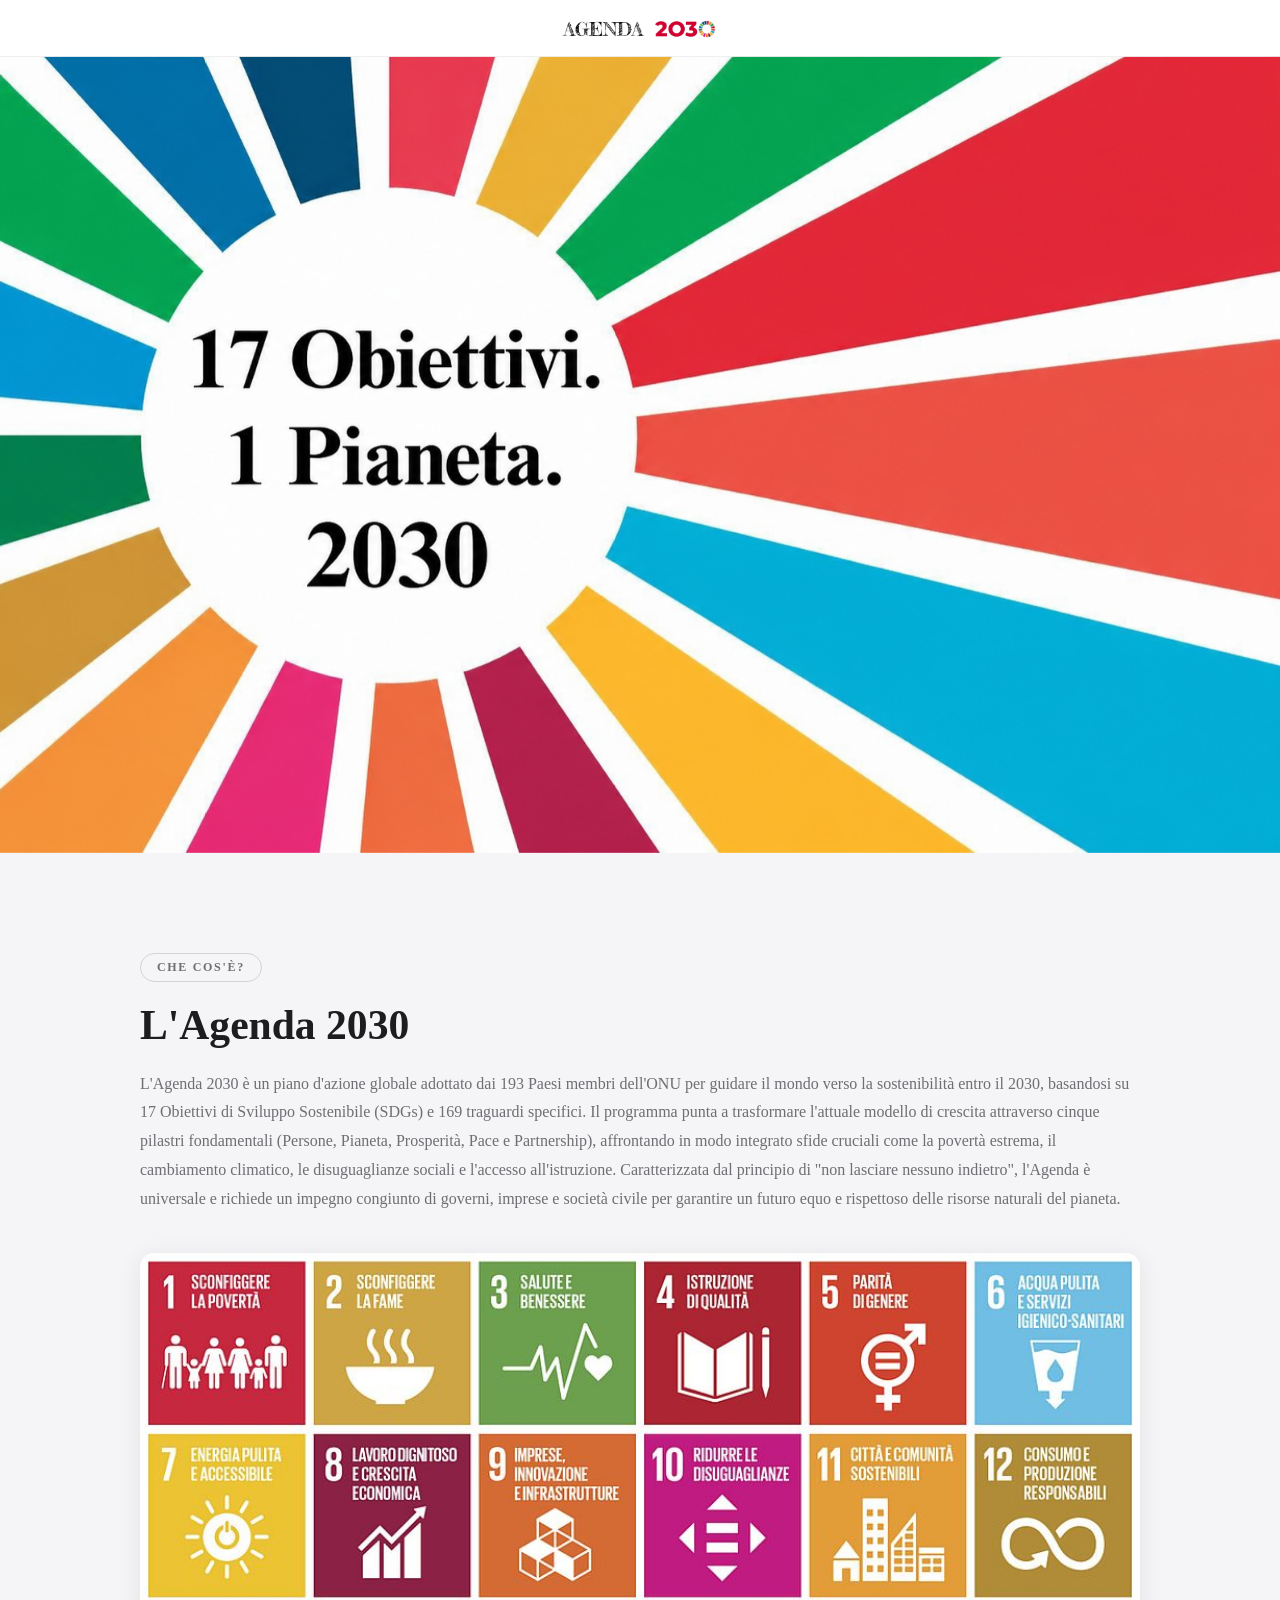
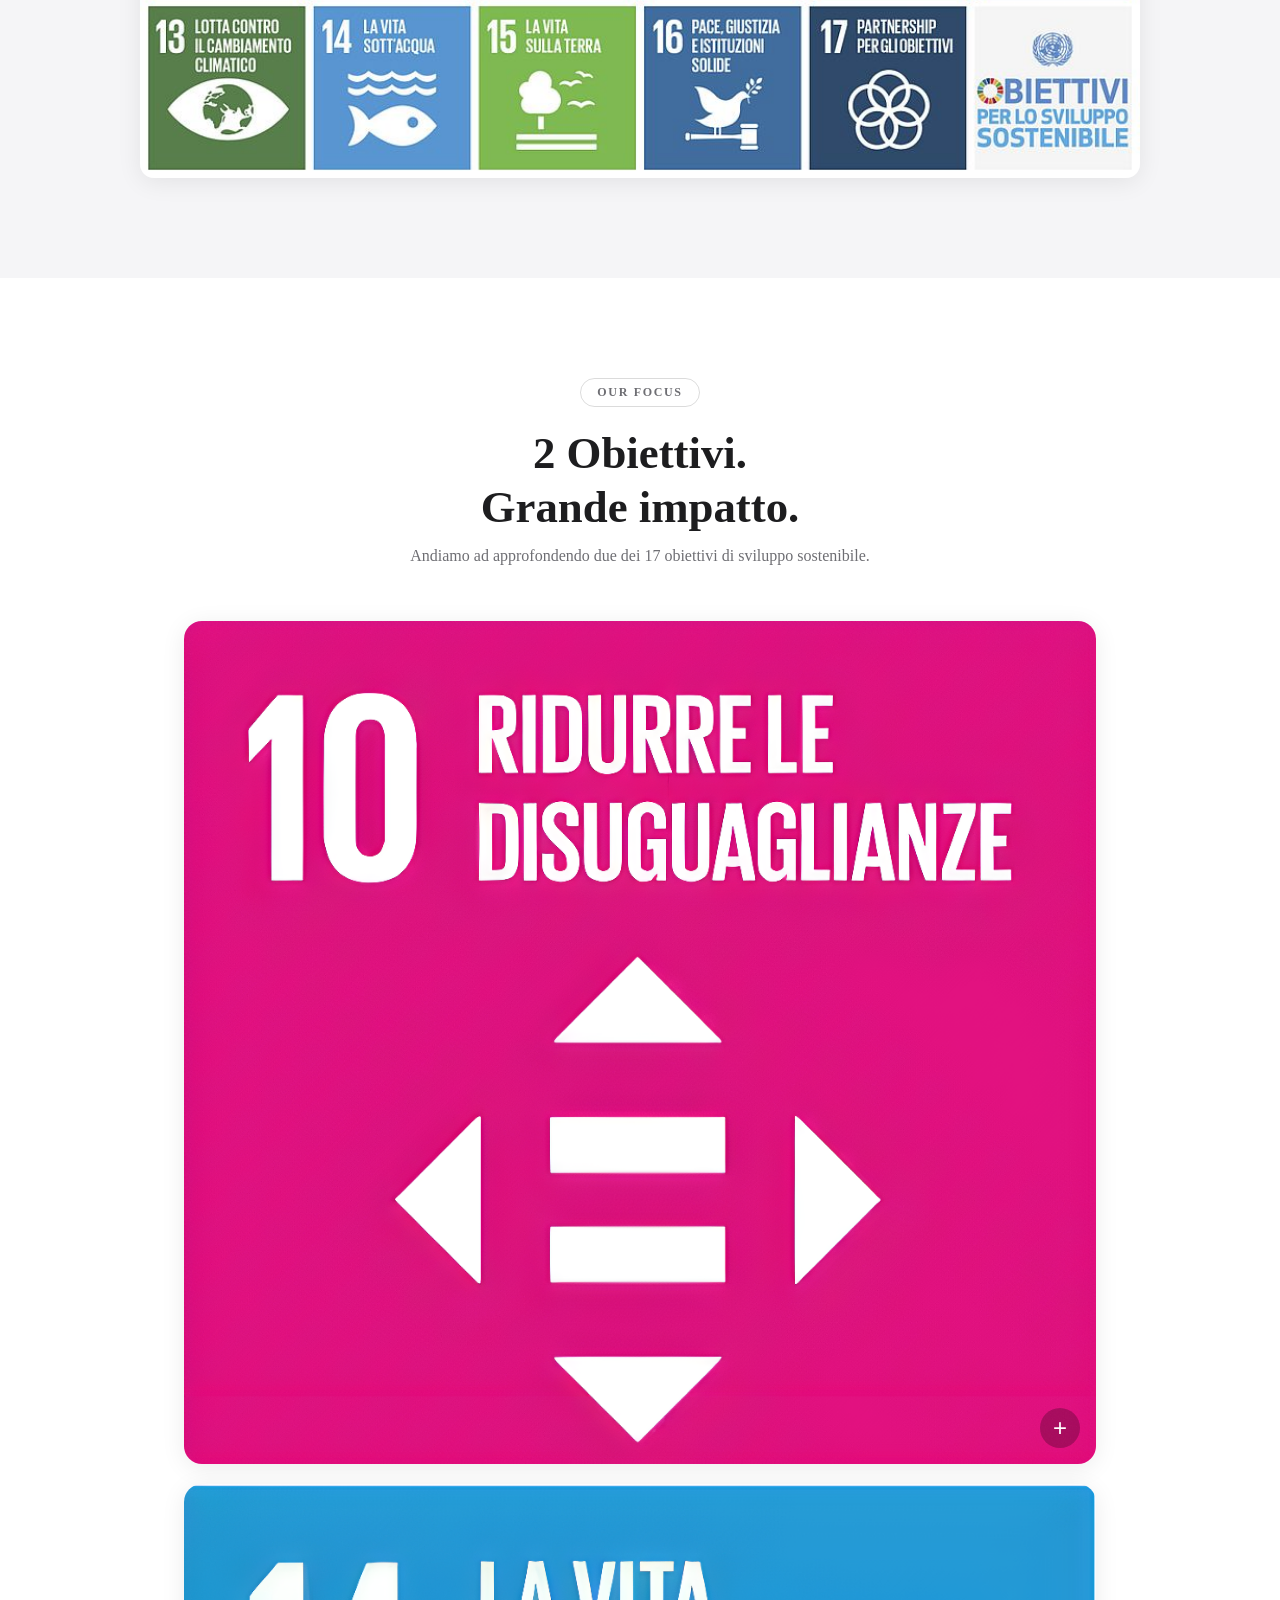
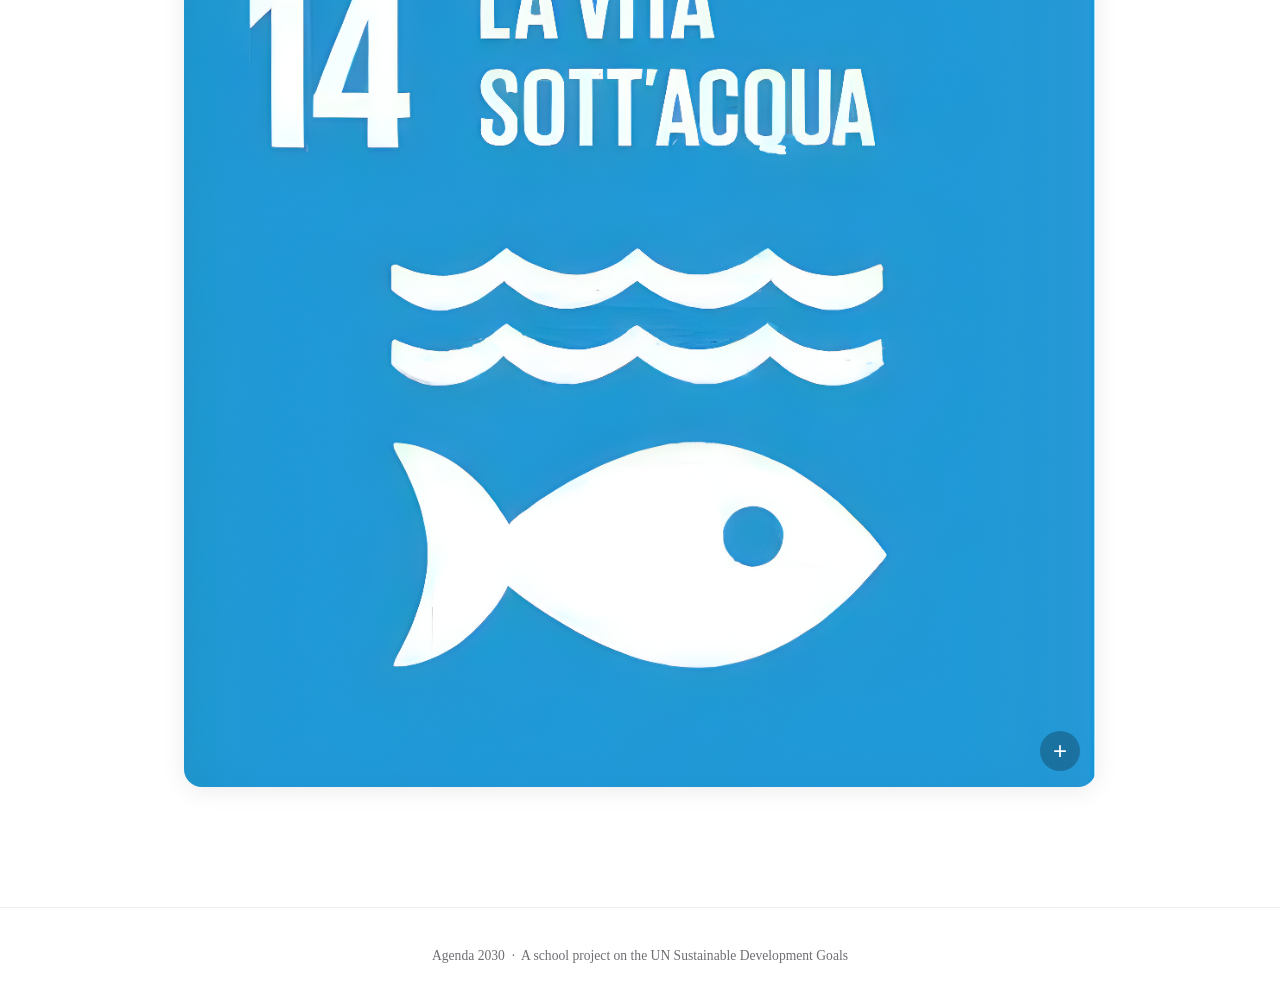
<file: index.html>
<!DOCTYPE html>
<html lang="en">
<head>
  <meta charset="UTF-8" />
  <meta name="viewport" content="width=device-width, initial-scale=1.0"/>
  <title>Agenda 2030</title>
  <link href="https://fonts.googleapis.com/css2?family=DM+Serif+Display&family=DM+Sans:wght@300;400;500;600&display=swap" rel="stylesheet"/>
  <link rel="stylesheet" href="style.css"/>
  <link rel="stylesheet" href="styleMobile.css" />
  <link rel="stylesheet" href="goalMobile.css" />
</head>
<body>

  <!-- ═══════════════════════════════════════
       NAV
  ════════════════════════════════════════ -->
  <nav>
    <a href="Index.html" class="nav-logo">
      <img src="logoAgenda2030-removebg-preview.png" alt="logo" class="nav-icon">
    </a>
  </nav>


  <!-- ═══════════════════════════════════════
       HERO
  ════════════════════════════════════════ -->
  <section class="hero">

    <img src="herophoto.png" alt="Agenda 2030" class="hero-img">


  </section>


  <!-- ═══════════════════════════════════════
       WHAT IS AGENDA 2030
  ════════════════════════════════════════ -->
  <section class="what-section">
    <div class="what-inner">

      <div class="what-text">
        <span class="section-label">Che cos'è?</span>
        <h2>L'Agenda 2030</h2>
        <p>
          L'Agenda 2030 è un piano d'azione globale adottato dai 193 Paesi membri
          dell'ONU per guidare il mondo verso la sostenibilità entro il 2030, basandosi
          su 17 Obiettivi di Sviluppo Sostenibile (SDGs) e 169 traguardi specifici.
          Il programma punta a trasformare l'attuale modello di crescita attraverso
          cinque pilastri fondamentali (Persone, Pianeta, Prosperità, Pace e Partnership),
          affrontando in modo integrato sfide cruciali come la povertà estrema, il cambiamento
          climatico, le disuguaglianze sociali e l'accesso all'istruzione.
          Caratterizzata dal principio di "non lasciare nessuno indietro",
          l'Agenda è universale e richiede un impegno congiunto di governi,
          imprese e società civile per garantire un futuro equo e rispettoso delle
          risorse naturali del pianeta.
        </p>
      </div>

      <img src="17goals.jpg" alt="The 17 Sustainable Development Goals" class="goals-img">

    </div>
  </section>


  <!-- ═══════════════════════════════════════
       OUR FOCUS
  ════════════════════════════════════════ -->
  <section class="focus-section">
    <span class="section-label">Our Focus</span>
    <h2>2 Obiettivi.<br>Grande impatto.</h2>
    <p class="sub">Andiamo ad approfondendo due dei 17 obiettivi di sviluppo sostenibile.</p>

    <div class="focus-grid">

      <!-- Goal 10 -->
<div class="goal-card">
  <img src="goal10photo.png" alt="Goal 10" class="card-img">
  <button class="plus-btn" onclick="openModal('goal10')" aria-label="Scopri di più sull'Obiettivo 10">+</button>
</div>

<!-- Goal 14 -->
<div class="goal-card">
  <img src="goal14photo.png" alt="Goal 14" class="card-img">
  <button class="plus-btn" onclick="openModal('goal14')" aria-label="Scopri di più sull'Obiettivo 14">+</button>
</div>

    </div>
  </section>


  <!-- ═══════════════════════════════════════
       FOOTER
  ════════════════════════════════════════ -->
  <footer>
    <p>Agenda 2030 &nbsp;·&nbsp; A school project on the UN Sustainable Development Goals</p>
  </footer>


  <!-- ═══════════════════════════════════════
       MODAL
  ════════════════════════════════════════ -->
  <div class="overlay" id="overlay" onclick="handleOverlayClick(event)">
    <div class="modal" id="modal">
      <div class="modal-header">
        <div class="modal-meta">
          <div class="modal-tag" id="modal-tag"></div>
          <div class="modal-title" id="modal-title"></div>
        </div>
        <button class="modal-close" onclick="closeModal()">✕</button>
      </div>
      <div class="modal-body" id="modal-body"></div>
      <div class="resize-hint">↙ resize</div>
    </div>
  </div>


  <!-- ═══════════════════════════════════════
       JAVASCRIPT
  ════════════════════════════════════════ -->
  <script>
    const goals = {
      goal10: {
        tag:   "Goal 10",
        title: "Ridurre le disuguaglianze",
        color: "#e5243b",
        body: `
          <p>L'Obiettivo 10 punta a ridurre le disparità economiche e sociali sia all'interno dei singoli Paesi che tra le diverse nazioni. Il traguardo principale è garantire che il reddito del 40% più povero della popolazione cresca a un ritmo superiore rispetto alla media nazionale, assicurando a tutti una vita dignitosa.</p>
          <p>Oltre all'aspetto economico, l'Agenda 2030 promuove l'inclusione sociale e politica di ogni individuo, indipendentemente da età, sesso, disabilità, etnia o religione. Per riuscirci, è fondamentale eliminare leggi discriminatorie e adottare politiche fiscali e di protezione sociale più eque.</p>
          <p>Infine, l'obiettivo si occupa di rendere la migrazione più sicura e ordinata, riducendo i costi delle rimesse e favorendo la cooperazione globale per uno sviluppo che non lasci indietro nessuno.</p>
          <a class="modal-link" href="Goal10.html" style="color:#e5243b;">Esplora nel dettaglio →</a>
        `
      },
      goal14: {
        tag:   "Goal 14",
        title: "La vita sott'acqua",
        color: "#0a97d9",
        body: `
          <p>L'Obiettivo 14 mira a <strong>conservare e utilizzare in modo sostenibile</strong> gli oceani, i mari e le risorse marine. Poiché gli oceani coprono oltre il 70% del pianeta, la loro salute è fondamentale per regolare il clima e sostenere la vita sulla Terra. L'Agenda 2030 si impegna a ridurre drasticamente l'inquinamento marino, in particolare quello causato dalle plastiche e dai nutrienti provenienti dalle attività terrestri.</p>
          <p>Un punto centrale è la lotta contro l'<strong>acidificazione degli oceani</strong> e lo sfruttamento eccessivo delle risorse ittiche. L'obiettivo promuove la pesca sostenibile per ripristinare le popolazioni di pesci e proteggere la biodiversità marina, puntando a salvaguardare almeno il 10% delle zone costiere e marine attraverso riserve protette.</p>
          <p>Infine, l'Obiettivo 14 sottolinea l'importanza della <strong>ricerca scientifica</strong> e della cooperazione internazionale per trasferire tecnologie marine ai Paesi in via di sviluppo. Solo proteggendo gli ecosistemi marini possiamo garantire risorse alimentari e stabilità climatica per le generazioni future.</p>
          <a class="modal-link" href="Goal14.html" style="color:#0a97d9;">Esplora nel dettaglio →</a>
        `
      }
    };

    function openModal(key) {
      const d = goals[key];
      document.getElementById('modal-tag').textContent   = d.tag;
      document.getElementById('modal-tag').style.color   = d.color;
      document.getElementById('modal-title').textContent = d.title;
      document.getElementById('modal-body').innerHTML    = d.body;

      const m = document.getElementById('modal');
      m.style.width  = '540px';
      m.style.height = 'auto';

      document.getElementById('overlay').classList.add('active');
    }

    function closeModal() {
      document.getElementById('overlay').classList.remove('active');
    }

    function handleOverlayClick(e) {
      if (e.target === document.getElementById('overlay')) closeModal();
    }

    document.addEventListener('keydown', e => {
      if (e.key === 'Escape') closeModal();
    });
  </script>

</body>
</html>
</file>
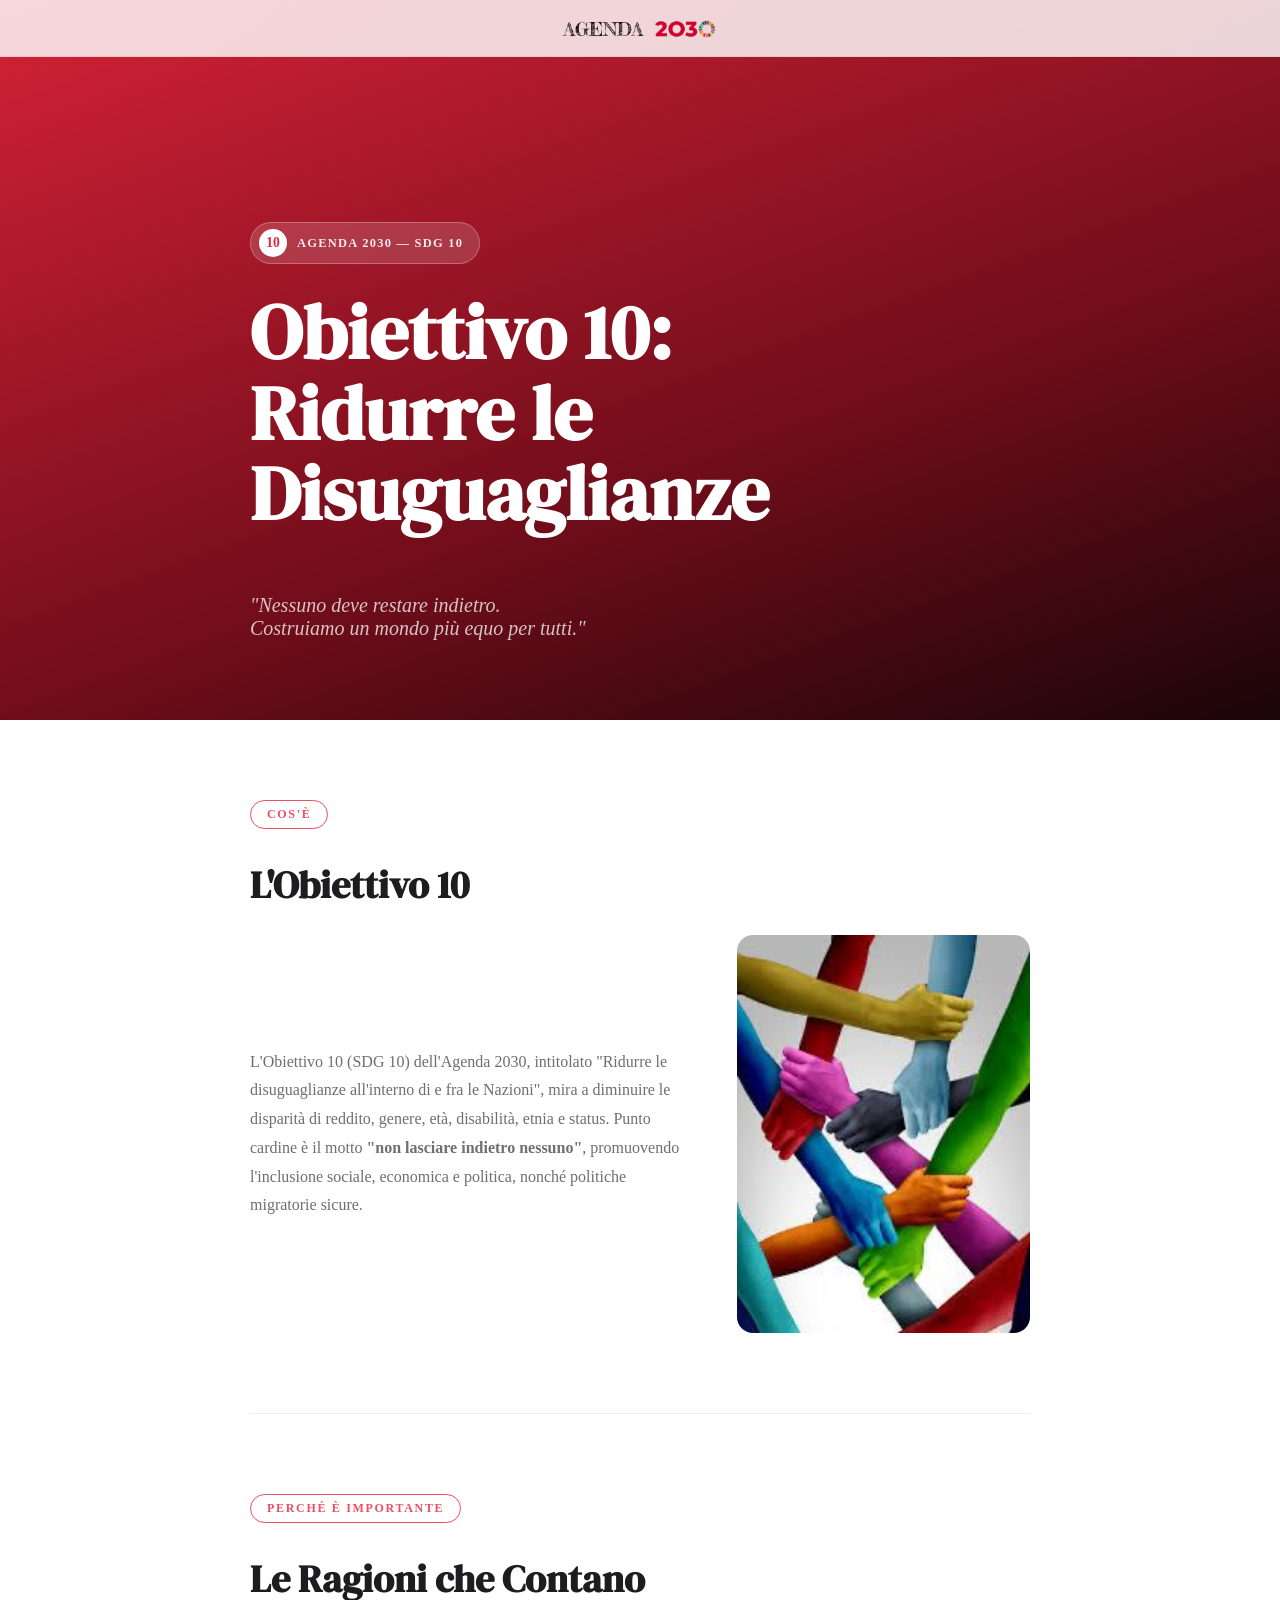
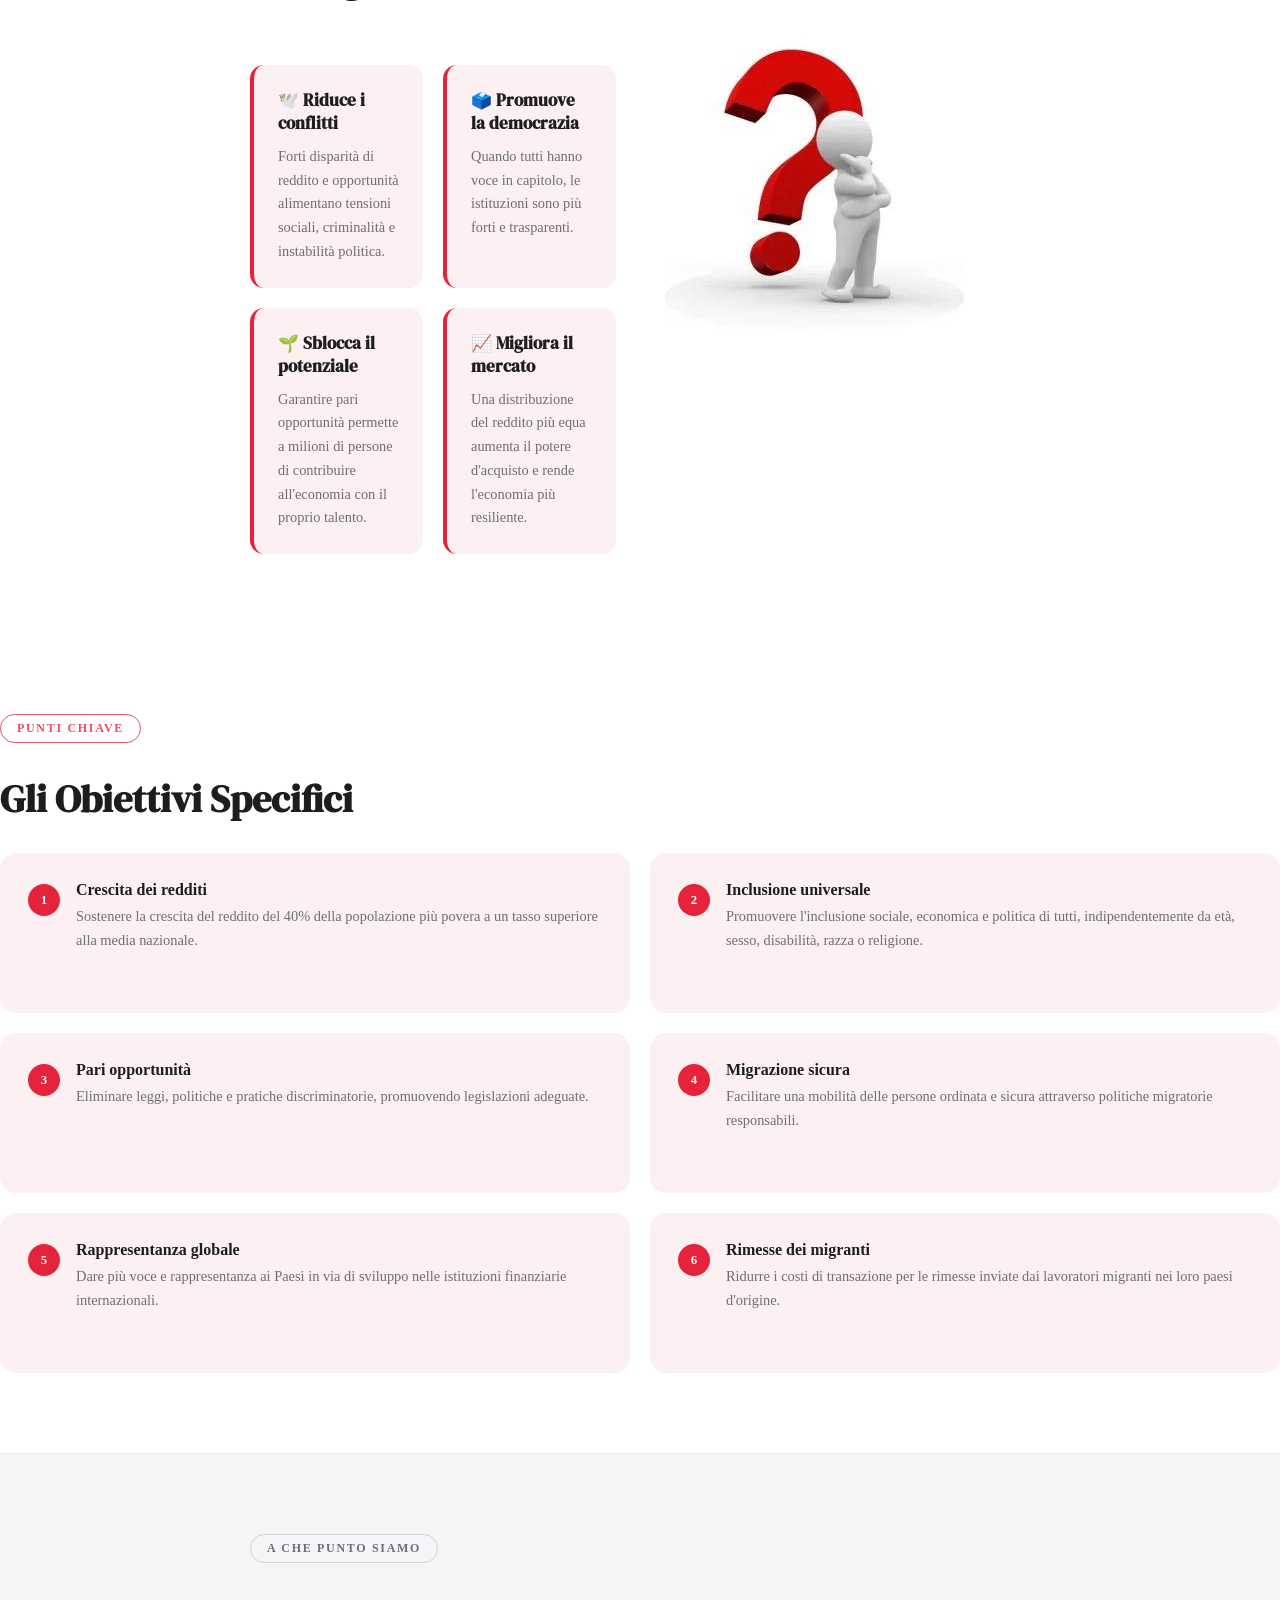
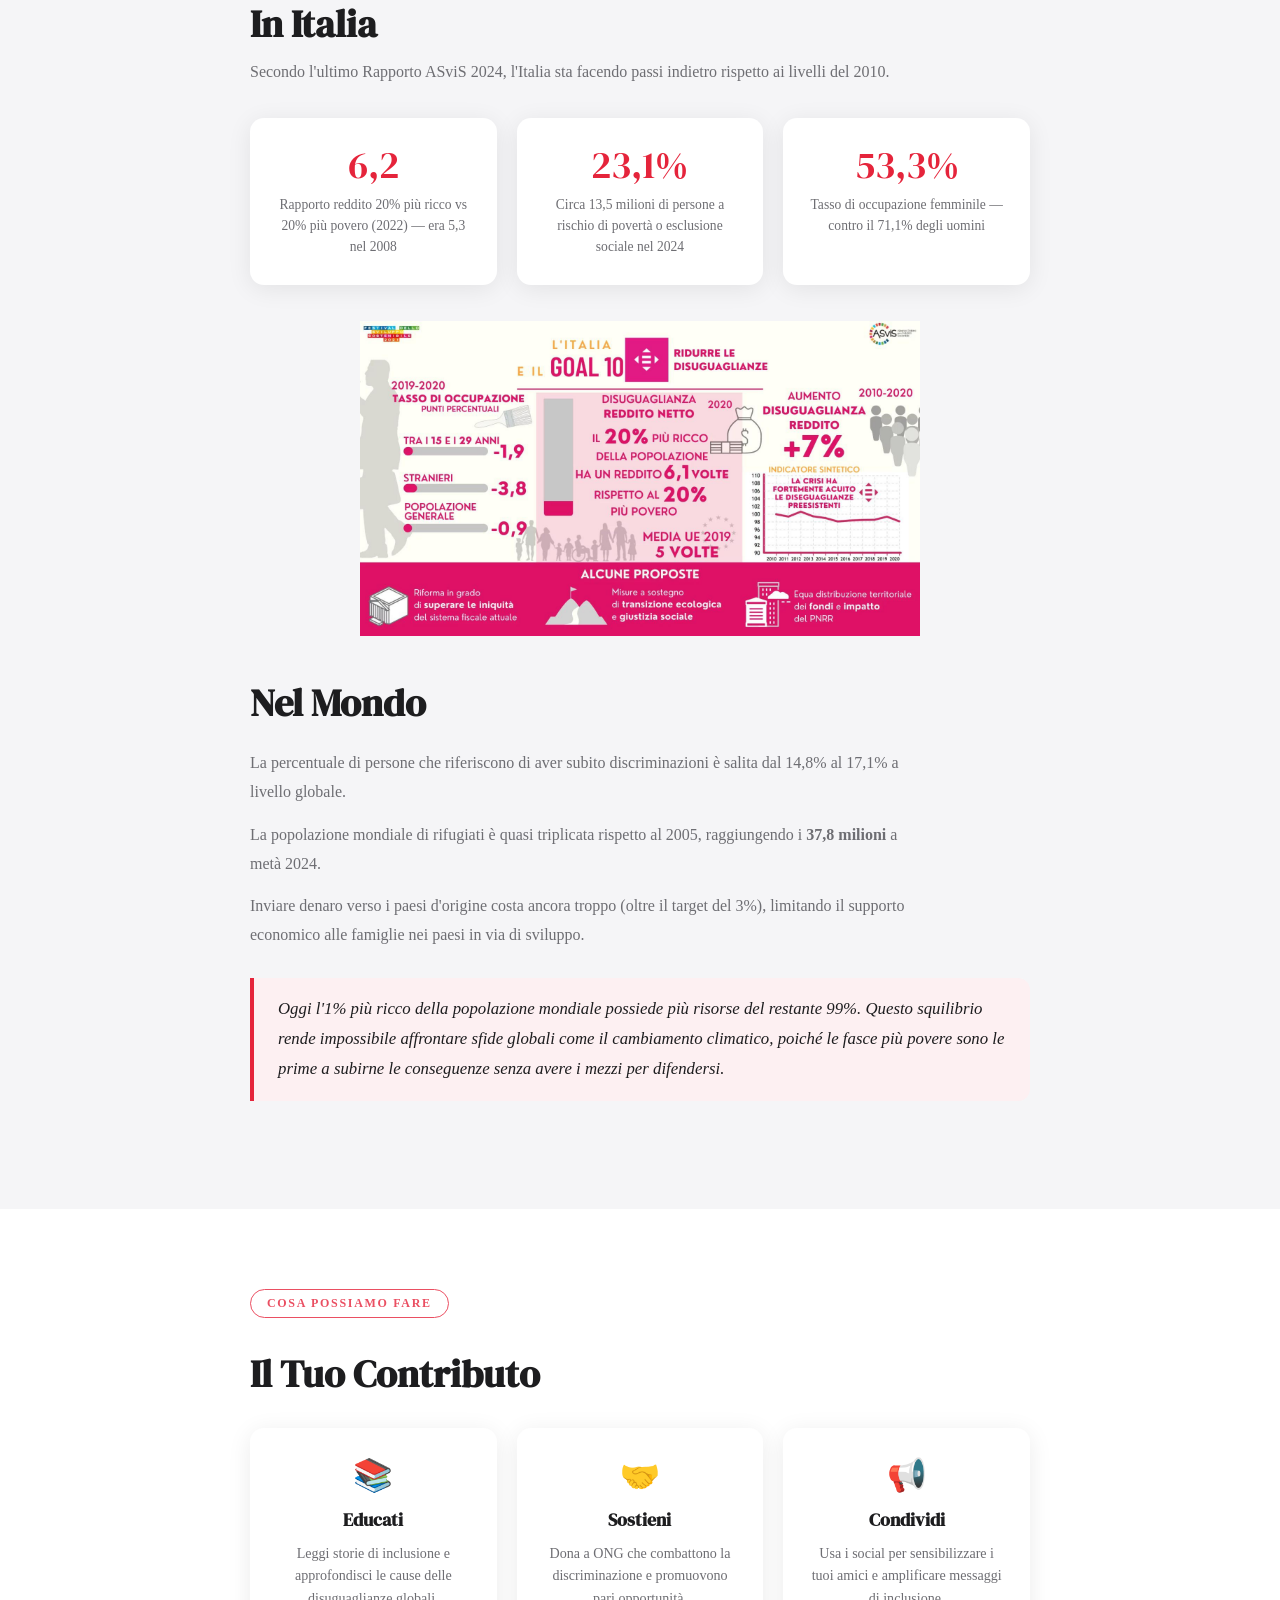
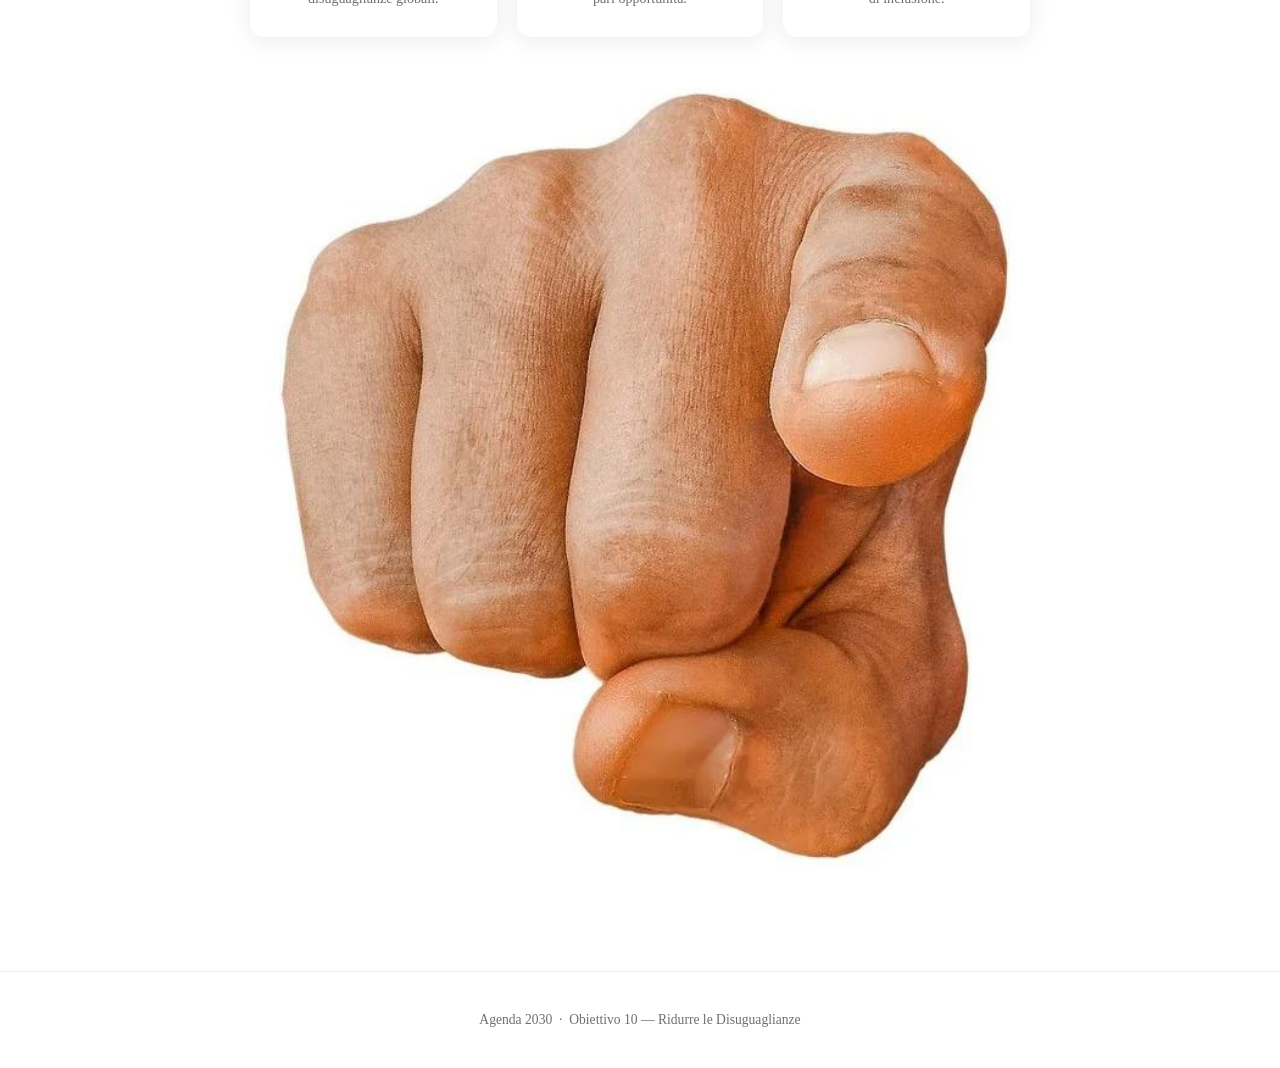
<file: Goal10.html>
<!DOCTYPE html>
<html lang="it">
<head>
  <meta charset="UTF-8" />
  <meta name="viewport" content="width=device-width, initial-scale=1.0"/>
  <title>Obiettivo 10 — Ridurre le Disuguaglianze</title>
  <link href="https://fonts.googleapis.com/css2?family=DM+Serif+Display&family=DM+Sans:wght@300;400;500;600&display=swap" rel="stylesheet"/>
  <link rel="stylesheet" href="style.css"/>
  <link rel="stylesheet" href="Goal10.css"/>
  <link rel="stylesheet" href="styleMobile.css" media="(max-width: 768px)"/>
  <link rel="stylesheet" href="Goal10Mobile.css" media="(max-width: 768px)"/>
</head>
<body>

  <!-- NAV -->
  <nav>
    <a href="Index.html" class="nav-logo">
      <img src="logoAgenda2030-removebg-preview.png" alt="logo" class="nav-icon">

    </a>
  </nav>


  <!-- HERO -->
  <section class="goal-hero">
    <div class="goal-hero-bg"></div>
    <div class="goal-hero-content">
      <div class="goal-badge">
        <div class="goal-badge-num">10</div>
        <span>Agenda 2030 — SDG 10</span>
      </div>
      <h1>Obiettivo 10:<br>Ridurre le<br>Disuguaglianze</h1>
      <p class="subtitle">"Nessuno deve restare indietro.<br>Costruiamo un mondo più equo per tutti."</p>
    </div>
  </section>


  <!-- INTRO -->
  <div class="page-content">
    <section class="content-section">
  <span class="section-label">Cos'è</span>
  <h2>L'Obiettivo 10</h2>

  <div class="intro-grid">
    <p class="intro-par">
      L'Obiettivo 10 (SDG 10) dell'Agenda 2030, intitolato "Ridurre le disuguaglianze all'interno di
      e fra le Nazioni", mira a diminuire le disparità di reddito, genere, età, disabilità, etnia e
      status. Punto cardine è il motto <strong>"non lasciare indietro nessuno"</strong>, promuovendo
      l'inclusione sociale, economica e politica, nonché politiche migratorie sicure.
    </p>
    <img src="image1goal10.jpeg" alt="Obiettivo 10" class="goal-image">
  </div>
</section>


    <!-- PERCHÉ È IMPORTANTE -->
    <section class="content-section">
      <span class="section-label">Perché è importante</span>
      <h2>Le Ragioni che Contano</h2>

      <div class="two-col">
        <div>
          <div class="why-grid">
            <div class="why-card">
              <h3>🕊️ Riduce i conflitti</h3>
              <p>Forti disparità di reddito e opportunità alimentano tensioni sociali, criminalità e instabilità politica.</p>
            </div>
            <div class="why-card">
              <h3>🗳️ Promuove la democrazia</h3>
              <p>Quando tutti hanno voce in capitolo, le istituzioni sono più forti e trasparenti.</p>
            </div>
            <div class="why-card">
              <h3>🌱 Sblocca il potenziale</h3>
              <p>Garantire pari opportunità permette a milioni di persone di contribuire all'economia con il proprio talento.</p>
            </div>
            <div class="why-card">
              <h3>📈 Migliora il mercato</h3>
              <p>Una distribuzione del reddito più equa aumenta il potere d'acquisto e rende l'economia più resiliente.</p>
            </div>
          </div>
        </div>

        <!-- -->
    
          <img src="image2goal10.jpeg" alt="">
        </div>
      </div>
    </section>


    <!-- PUNTI CHIAVE -->
<section class="content-section">
  <span class="section-label">Punti chiave</span>
  <h2>Gli Obiettivi Specifici</h2>
  <div class="key-grid">

    <div class="key-card">
      <div class="key-num">1</div>
      <div>
        <strong>Crescita dei redditi</strong>
        <span>Sostenere la crescita del reddito del 40% della popolazione più povera a un tasso superiore alla media nazionale.</span>
      </div>
    </div>

    <div class="key-card">
      <div class="key-num">2</div>
      <div>
        <strong>Inclusione universale</strong>
        <span>Promuovere l'inclusione sociale, economica e politica di tutti, indipendentemente da età, sesso, disabilità, razza o religione.</span>
      </div>
    </div>

    <div class="key-card">
      <div class="key-num">3</div>
      <div>
        <strong>Pari opportunità</strong>
        <span>Eliminare leggi, politiche e pratiche discriminatorie, promuovendo legislazioni adeguate.</span>
      </div>
    </div>

    <div class="key-card">
      <div class="key-num">4</div>
      <div>
        <strong>Migrazione sicura</strong>
        <span>Facilitare una mobilità delle persone ordinata e sicura attraverso politiche migratorie responsabili.</span>
      </div>
    </div>

    <div class="key-card">
      <div class="key-num">5</div>
      <div>
        <strong>Rappresentanza globale</strong>
        <span>Dare più voce e rappresentanza ai Paesi in via di sviluppo nelle istituzioni finanziarie internazionali.</span>
      </div>
    </div>

    <div class="key-card">
      <div class="key-num">6</div>
      <div>
        <strong>Rimesse dei migranti</strong>
        <span>Ridurre i costi di transazione per le rimesse inviate dai lavoratori migranti nei loro paesi d'origine.</span>
      </div>
    </div>

  </div>
</section>


  <!-- A CHE PUNTO SIAMO — stats su sfondo grigio -->
  <section class="stats-section">
    <div class="stats-inner">
      <span class="section-label">A che punto siamo</span>
      <h2 class="stats-heading">In Italia</h2>
      <p class="stats-description">
        Secondo l'ultimo Rapporto ASviS 2024, l'Italia sta facendo passi indietro rispetto ai livelli del 2010.
      </p>

      <div class="stats-grid">
        <div class="stat-card">
          <div class="stat-num">6,2</div>
          <div class="stat-label">Rapporto reddito 20% più ricco vs 20% più povero (2022) — era 5,3 nel 2008</div>
        </div>
        <div class="stat-card">
          <div class="stat-num">23,1%</div>
          <div class="stat-label">Circa 13,5 milioni di persone a rischio di povertà o esclusione sociale nel 2024</div>
        </div>
        <div class="stat-card">
          <div class="stat-num">53,3%</div>
          <div class="stat-label">Tasso di occupazione femminile — contro il 71,1% degli uomini</div>
        </div>
      </div>

      <!---->
        <img src="image3goal10.jpeg" alt="Situazione delle disuguaglianze in Italia" class="goal-inline-image">

      <div class="world-text">
        <h2>Nel Mondo</h2>
        <p>La percentuale di persone che riferiscono di aver subito discriminazioni è salita dal 14,8% al 17,1% a livello globale.</p>
        <p>La popolazione mondiale di rifugiati è quasi triplicata rispetto al 2005, raggiungendo i <strong>37,8 milioni</strong> a metà 2024.</p>
        <p>Inviare denaro verso i paesi d'origine costa ancora troppo (oltre il target del 3%), limitando il supporto economico alle famiglie nei paesi in via di sviluppo.</p>

        <div class="highlight-quote">
          <p>Oggi l'1% più ricco della popolazione mondiale possiede più risorse del restante 99%. Questo squilibrio rende impossibile affrontare sfide globali come il cambiamento climatico, poiché le fasce più povere sono le prime a subirne le conseguenze senza avere i mezzi per difendersi.</p>
        </div>
      </div>
    </div>
  </section>


  <!-- COSA POSSIAMO FARE -->
  <div class="page-content">
    <section class="content-section">
      <span class="section-label">Cosa possiamo fare</span>
      <h2>Il Tuo Contributo</h2>

      <div class="action-layout">
        <div class="action-grid">
        <div class="action-card">
          <span class="action-icon">📚</span>
          <h3>Educati</h3>
          <p>Leggi storie di inclusione e approfondisci le cause delle disuguaglianze globali.</p>
        </div>
        <div class="action-card">
          <span class="action-icon">🤝</span>
          <h3>Sostieni</h3>
          <p>Dona a ONG che combattono la discriminazione e promuovono pari opportunità.</p>
        </div>
        <div class="action-card">
          <span class="action-icon">📢</span>
          <h3>Condividi</h3>
          <p>Usa i social per sensibilizzare i tuoi amici e amplificare messaggi di inclusione.</p>
        </div>
      </div>

      <!---->
        <img src="pic4goal14.jpeg" alt="Azioni per ridurre le disuguaglianze" class="action-image">
      </div>
    </section>
  </div>


  <!-- FOOTER -->
  <footer class="goal-footer">
    <p>Agenda 2030 &nbsp;·&nbsp; Obiettivo 10 — Ridurre le Disuguaglianze</p>
  </footer>

</body>
</html>
</file>
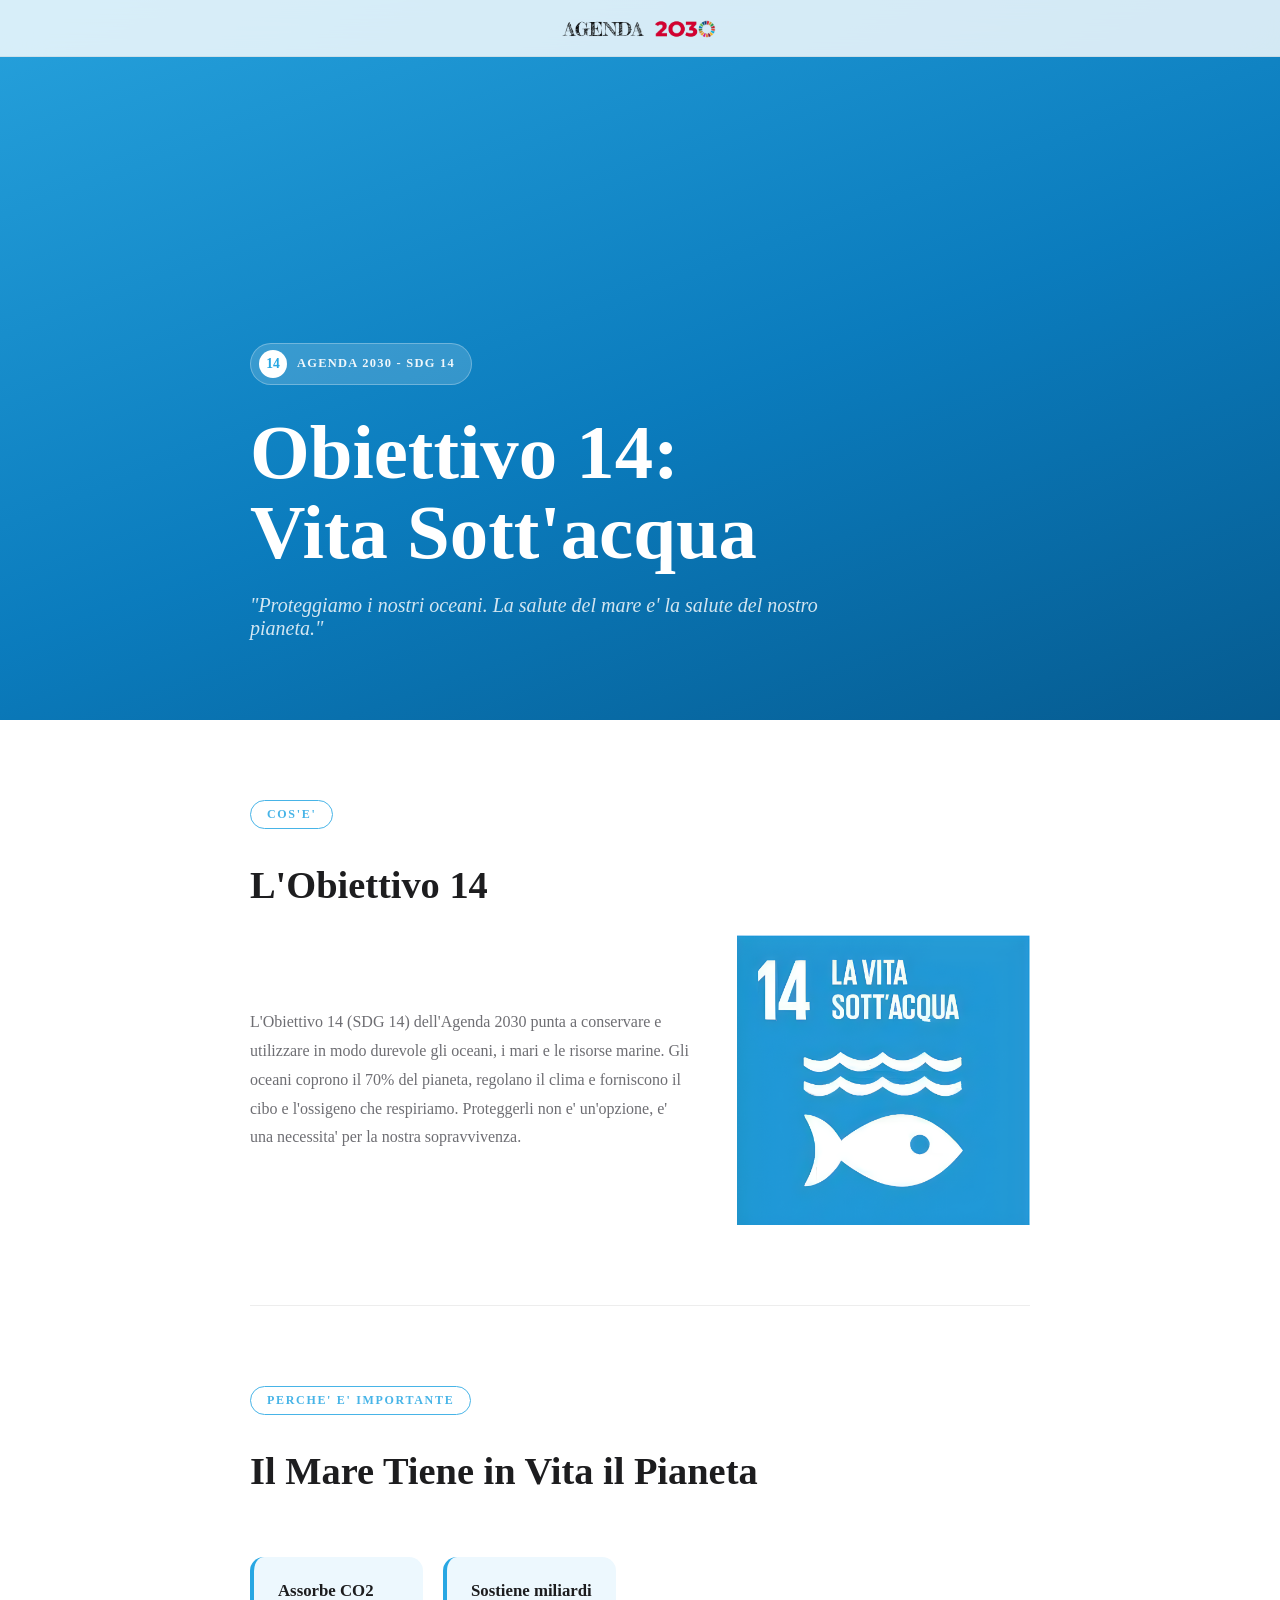
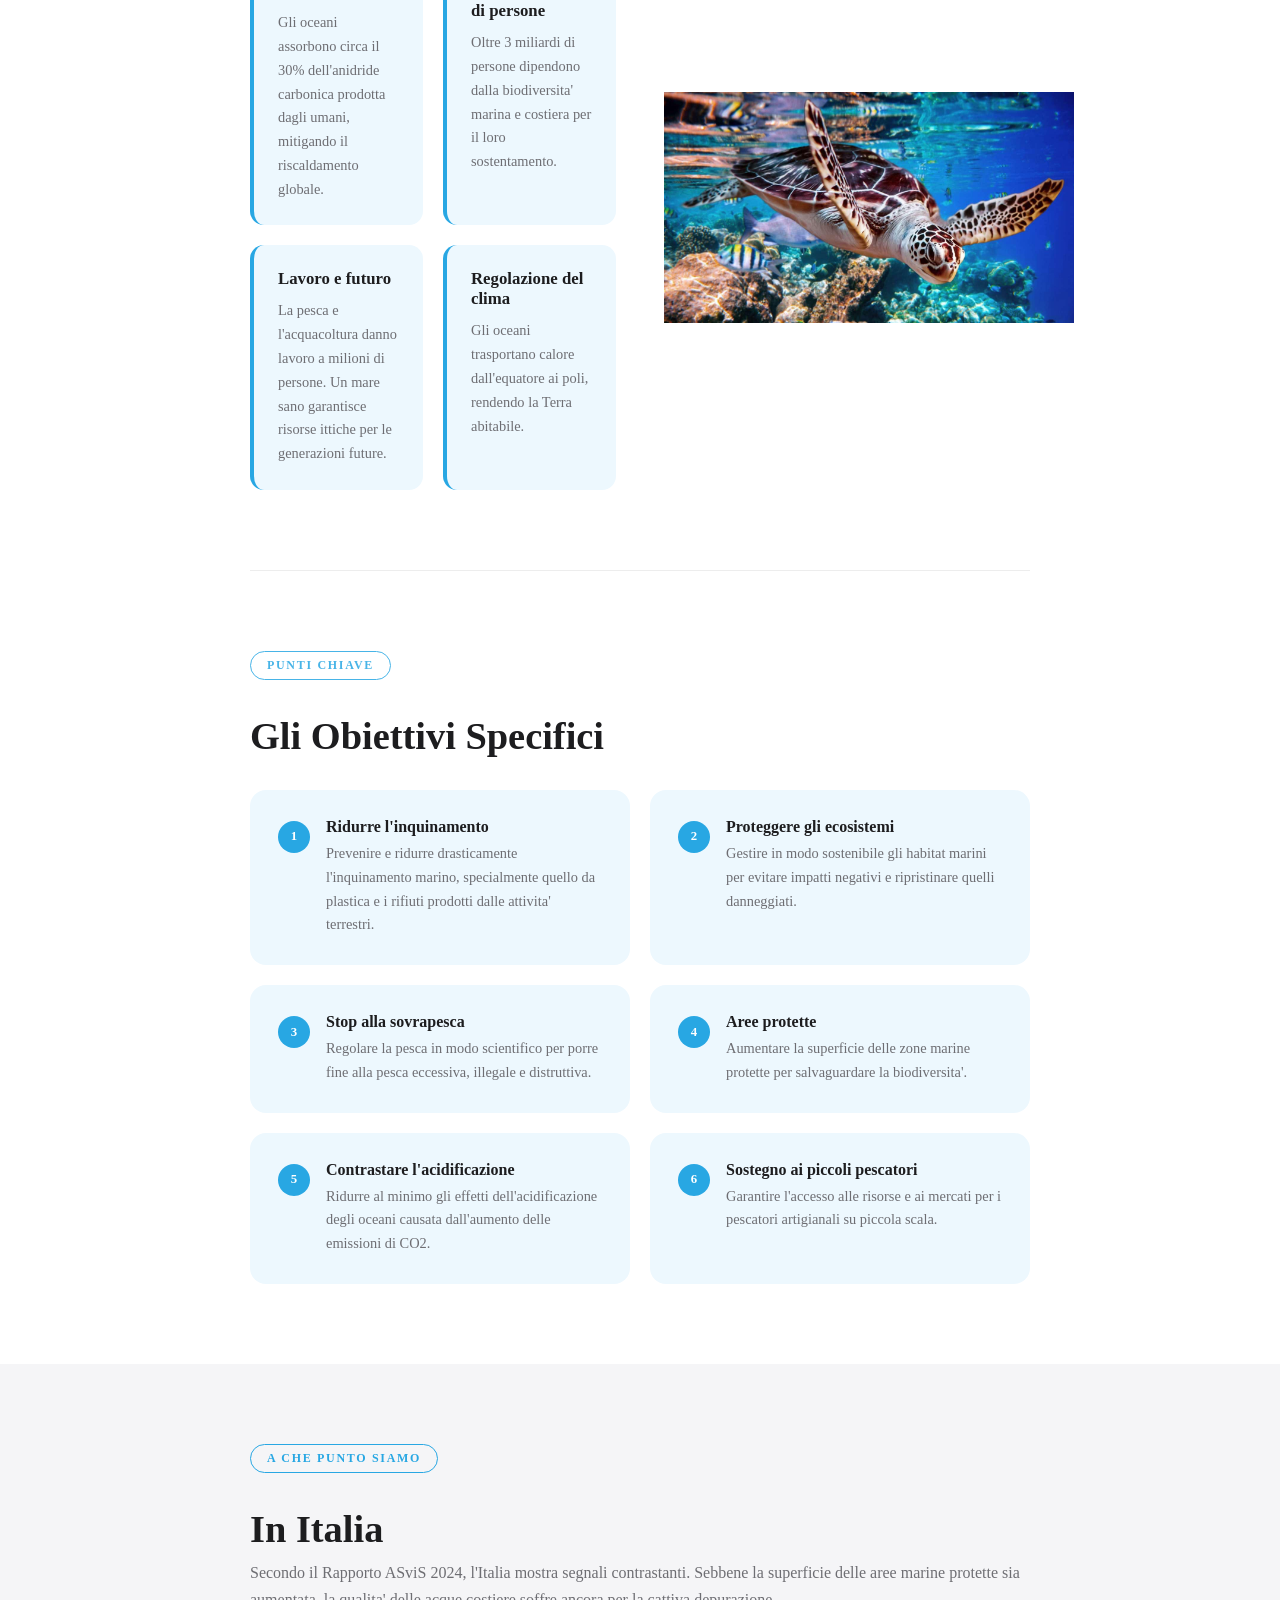
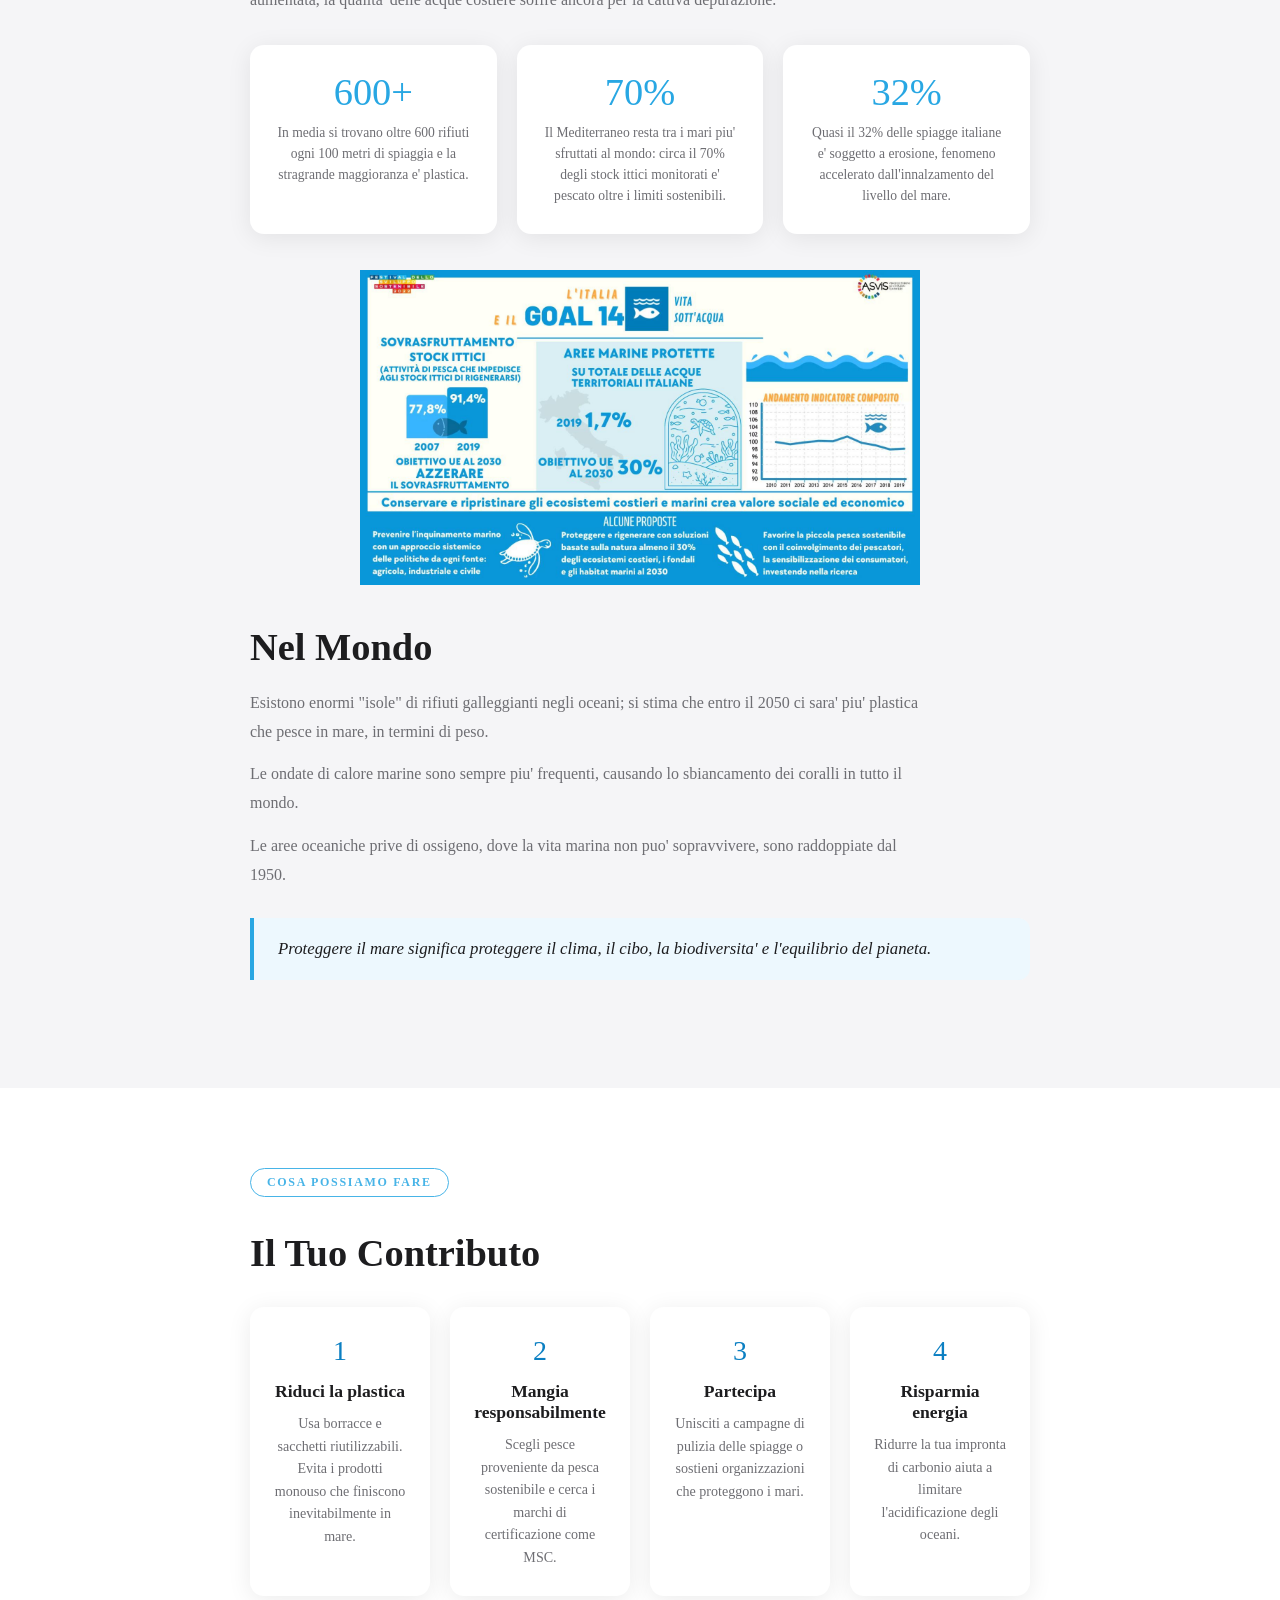
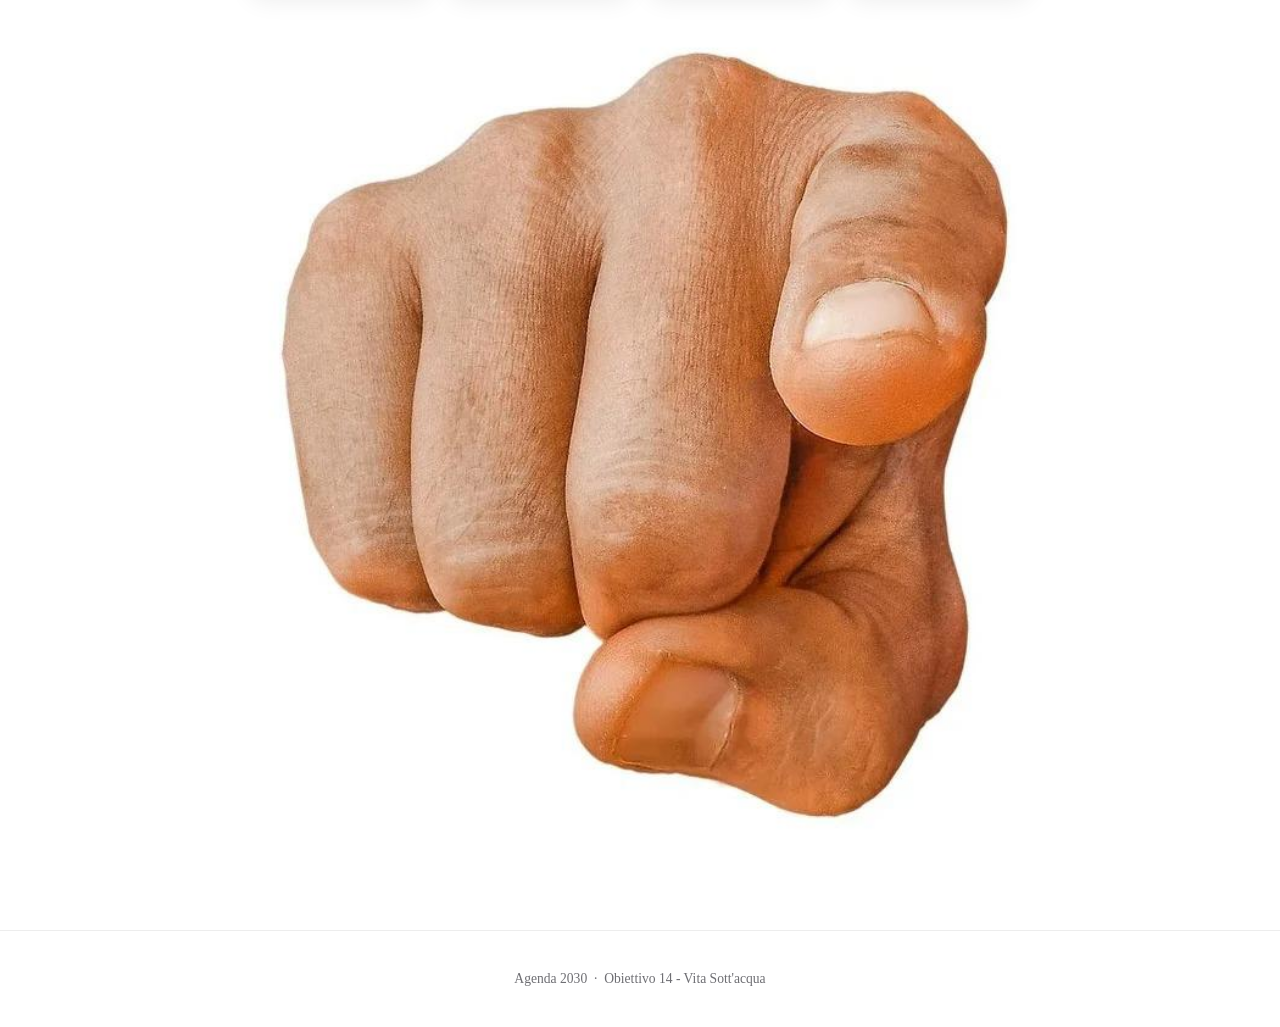
<file: Goal14.html>
<!DOCTYPE html>
<html lang="it">
<head>
  <meta charset="UTF-8" />
  <meta name="viewport" content="width=device-width, initial-scale=1.0"/>
  <title>Obiettivo 14 - Vita Sott'acqua</title>
  <link href="https://fonts.googleapis.com/css2?family=DM+Serif+Display&family=DM+Sans:wght@300;400;500;600&display=swap" rel="stylesheet"/>
  <link rel="stylesheet" href="style.css"/>
  <link rel="stylesheet" href="Goal14.css"/>
  <link rel="stylesheet" href="styleMobile.css" media="(max-width: 768px)"/>
  <link rel="stylesheet" href="Goal14Mobile.css" media="(max-width: 768px)"/>
</head>
<body>
  <nav>
    <a href="Index.html" class="nav-logo">
      <img src="logoAgenda2030-removebg-preview.png" alt="logo" class="nav-icon">
    </a>
  </nav>

  <section class="goal-hero">
    <div class="goal-hero-bg"></div>
    <div class="goal-hero-content">
      <div class="goal-badge">
        <div class="goal-badge-num">14</div>
        <span>Agenda 2030 - SDG 14</span>
      </div>
      <h1>Obiettivo 14:<br>Vita Sott'acqua</h1>
      <p class="subtitle">"Proteggiamo i nostri oceani. La salute del mare e' la salute del nostro pianeta."</p>
    </div>
  </section>

  <div class="page-content">
    <section class="content-section">
      <span class="section-label">Cos'e'</span>
      <h2>L'Obiettivo 14</h2>

      <div class="intro-grid">
        <p>
          L'Obiettivo 14 (SDG 14) dell'Agenda 2030 punta a conservare e utilizzare in modo durevole gli oceani,
          i mari e le risorse marine. Gli oceani coprono il 70% del pianeta, regolano il clima e forniscono il
          cibo e l'ossigeno che respiriamo. Proteggerli non e' un'opzione, e' una necessita' per la nostra sopravvivenza.
        </p>
        <img src="goal14photo.png" alt="Obiettivo 14 vita sott'acqua" class="section-image">
      </div>
    </section>

    <section class="content-section">
      <span class="section-label">Perche' e' importante</span>
      <h2>Il Mare Tiene in Vita il Pianeta</h2>

      <div class="two-col">
        <div>
          <div class="why-grid">
            <div class="why-card">
              <h3>Assorbe CO2</h3>
              <p>Gli oceani assorbono circa il 30% dell'anidride carbonica prodotta dagli umani, mitigando il riscaldamento globale.</p>
            </div>
            <div class="why-card">
              <h3>Sostiene miliardi di persone</h3>
              <p>Oltre 3 miliardi di persone dipendono dalla biodiversita' marina e costiera per il loro sostentamento.</p>
            </div>
            <div class="why-card">
              <h3>Lavoro e futuro</h3>
              <p>La pesca e l'acquacoltura danno lavoro a milioni di persone. Un mare sano garantisce risorse ittiche per le generazioni future.</p>
            </div>
            <div class="why-card">
              <h3>Regolazione del clima</h3>
              <p>Gli oceani trasportano calore dall'equatore ai poli, rendendo la Terra abitabile.</p>
            </div>
          </div>
        </div>

        <img src="pic1goal14.jpeg" alt="Importanza degli oceani" class="section-image why-image">
      </div>
    </section>

    <section class="content-section">
      <span class="section-label">Punti chiave</span>
      <h2>Gli Obiettivi Specifici</h2>

      <div class="key-grid">
        <div class="key-card">
          <div class="key-num">1</div>
          <div>
            <strong>Ridurre l'inquinamento</strong>
            <span>Prevenire e ridurre drasticamente l'inquinamento marino, specialmente quello da plastica e i rifiuti prodotti dalle attivita' terrestri.</span>
          </div>
        </div>
        <div class="key-card">
          <div class="key-num">2</div>
          <div>
            <strong>Proteggere gli ecosistemi</strong>
            <span>Gestire in modo sostenibile gli habitat marini per evitare impatti negativi e ripristinare quelli danneggiati.</span>
          </div>
        </div>
        <div class="key-card">
          <div class="key-num">3</div>
          <div>
            <strong>Stop alla sovrapesca</strong>
            <span>Regolare la pesca in modo scientifico per porre fine alla pesca eccessiva, illegale e distruttiva.</span>
          </div>
        </div>
        <div class="key-card">
          <div class="key-num">4</div>
          <div>
            <strong>Aree protette</strong>
            <span>Aumentare la superficie delle zone marine protette per salvaguardare la biodiversita'.</span>
          </div>
        </div>
        <div class="key-card">
          <div class="key-num">5</div>
          <div>
            <strong>Contrastare l'acidificazione</strong>
            <span>Ridurre al minimo gli effetti dell'acidificazione degli oceani causata dall'aumento delle emissioni di CO2.</span>
          </div>
        </div>
        <div class="key-card">
          <div class="key-num">6</div>
          <div>
            <strong>Sostegno ai piccoli pescatori</strong>
            <span>Garantire l'accesso alle risorse e ai mercati per i pescatori artigianali su piccola scala.</span>
          </div>
        </div>
      </div>
    </section>
  </div>

  <section class="stats-section">
    <div class="stats-inner">
      <span class="section-label" style="color:var(--goal-color); border-color:var(--goal-color);">A che punto siamo</span>
      <h2 style="font-family:'Times New Roman', Times, serif; font-size:clamp(1.7rem,3.5vw,2.4rem); margin:14px 0 8px;">In Italia</h2>
      <p style="font-size:1rem; color:var(--text-secondary); font-weight:300; line-height:1.7; margin-bottom:0;">
        Secondo il Rapporto ASviS 2024, l'Italia mostra segnali contrastanti. Sebbene la superficie delle aree marine protette sia aumentata,
        la qualita' delle acque costiere soffre ancora per la cattiva depurazione.
      </p>

      <div class="stats-grid">
        <div class="stat-card">
          <div class="stat-num">600+</div>
          <div class="stat-label">In media si trovano oltre 600 rifiuti ogni 100 metri di spiaggia e la stragrande maggioranza e' plastica.</div>
        </div>
        <div class="stat-card">
          <div class="stat-num">70%</div>
          <div class="stat-label">Il Mediterraneo resta tra i mari piu' sfruttati al mondo: circa il 70% degli stock ittici monitorati e' pescato oltre i limiti sostenibili.</div>
        </div>
        <div class="stat-card">
          <div class="stat-num">32%</div>
          <div class="stat-label">Quasi il 32% delle spiagge italiane e' soggetto a erosione, fenomeno accelerato dall'innalzamento del livello del mare.</div>
        </div>
      </div>

      <img src="pic3goal14.jpeg" alt="Situazione dei mari in Italia" class="goal-inline-image">

      <div class="world-text">
        <h2 style="font-family:'Times New Roman', Times, serif; font-size:clamp(1.7rem,3.5vw,2.4rem); margin-bottom:20px;">Nel Mondo</h2>
        <p>Esistono enormi "isole" di rifiuti galleggianti negli oceani; si stima che entro il 2050 ci sara' piu' plastica che pesce in mare, in termini di peso.</p>
        <p>Le ondate di calore marine sono sempre piu' frequenti, causando lo sbiancamento dei coralli in tutto il mondo.</p>
        <p>Le aree oceaniche prive di ossigeno, dove la vita marina non puo' sopravvivere, sono raddoppiate dal 1950.</p>

        <div class="highlight-quote">
          <p>Proteggere il mare significa proteggere il clima, il cibo, la biodiversita' e l'equilibrio del pianeta.</p>
        </div>
      </div>
    </div>
  </section>

  <div class="page-content">
    <section class="content-section">
      <span class="section-label">Cosa possiamo fare</span>
      <h2>Il Tuo Contributo</h2>

      <div class="action-layout">
        <div class="action-grid">
          <div class="action-card">
            <span class="action-icon">1</span>
            <h3>Riduci la plastica</h3>
            <p>Usa borracce e sacchetti riutilizzabili. Evita i prodotti monouso che finiscono inevitabilmente in mare.</p>
          </div>
          <div class="action-card">
            <span class="action-icon">2</span>
            <h3>Mangia responsabilmente</h3>
            <p>Scegli pesce proveniente da pesca sostenibile e cerca i marchi di certificazione come MSC.</p>
          </div>
          <div class="action-card">
            <span class="action-icon">3</span>
            <h3>Partecipa</h3>
            <p>Unisciti a campagne di pulizia delle spiagge o sostieni organizzazioni che proteggono i mari.</p>
          </div>
          <div class="action-card">
            <span class="action-icon">4</span>
            <h3>Risparmia energia</h3>
            <p>Ridurre la tua impronta di carbonio aiuta a limitare l'acidificazione degli oceani.</p>
          </div>
        </div>

        <img src="pic4goal14.jpeg" alt="Azioni per proteggere il mare" class="action-image">
      </div>
    </section>
  </div>

  <footer class="goal-footer">
    <p>Agenda 2030 &nbsp;&middot;&nbsp; Obiettivo 14 - Vita Sott'acqua</p>
  </footer>
</body>
</html>
</file>
<file: style.css>
/* ═══════════════════════════════════════════
   AGENDA 2030 — Main Stylesheet
   Used by: Index.html, Goal10.html, Goal14.html
════════════════════════════════════════════ */

/* ─────────────────────────────────────────
   VARIABLES & RESET
───────────────────────────────────────── */
:root {
  --white: #ffffff;
  --off-white: #f5f5f7;
  --text-primary: #1d1d1f;
  --text-secondary: #6e6e73;
  --goal10-color: #e5243b;
  --goal14-color: #0a97d9;
  --radius-card: 18px;
  --shadow-card: 0 4px 24px rgba(0,0,0,0.08);
  --transition: 0.35s cubic-bezier(0.34, 1.56, 0.64, 1);
}

*, *::before, *::after {
  box-sizing: border-box;
  margin: 0;
  padding: 0;
}

body {
  font-family: "Times New Roman", Times, serif;
  background: var(--white);
  color: var(--text-primary);
  overflow-x: hidden;
}

/* ─────────────────────────────────────────
   NAV
───────────────────────────────────────── */
nav {
  position: fixed;
  top: 0; left: 0; right: 0;
  z-index: 100;
  display: flex;
  align-items: center;
  justify-content: center;
  padding: 14px 40px;
  background: rgba(255,255,255,0.82);
  backdrop-filter: blur(20px);
  -webkit-backdrop-filter: blur(20px);
  border-bottom: 1px solid rgba(0,0,0,0.06);
}

.nav-logo {
  display: flex;
  align-items: center;
  gap: 8px;
  font-family: "Times New Roman", Times, serif;
  font-size: 1.1rem;
  letter-spacing: 0.1em;
  color: var(--text-primary);
  text-transform: uppercase;
  text-decoration: none;
}

.nav-logo span { color: var(--goal10-color); }

/* ── SWAP: change src in HTML to your logo icon image ── */
.nav-icon {
  height: 28px;
  width: auto;
}

/* ─────────────────────────────────────────
   HERO
───────────────────────────────────────── */
.hero {
  padding-top: 56px;
  min-height: 110vh;
  display: flex;
  align-items: center;
  justify-content: center;
  overflow: hidden;
  background: var(--white);
  width: 100vw;
  margin-left: calc(50% - 50vw);
}

.hero-img {
  display: block;
  width: 100vw;
  max-width: 100vw;
  height: auto;
  object-fit: contain;
  object-position: center;
  animation: fadeUp 0.9s ease both;
}

.hero-headline {
  text-align: center;
  animation: fadeUp 0.9s 0.15s ease both;
}

.hero-headline h1 {
  font-family: "Times New Roman", Times, serif;
  font-size: clamp(2.8rem, 7vw, 5.5rem);
  line-height: 1.05;
  letter-spacing: -0.02em;
  color: var(--text-primary);
}

.hero-headline h1 .accent { color: var(--goal10-color); }

.hero-sub {
  margin-top: 14px;
  font-size: 1.05rem;
  color: var(--text-secondary);
  font-weight: 300;
}

/* ─────────────────────────────────────────
   SECTION LABEL (reusable pill tag)
───────────────────────────────────────── */
.section-label {
  display: inline-block;
  font-size: 0.75rem;
  font-weight: 600;
  letter-spacing: 0.14em;
  text-transform: uppercase;
  color: var(--text-secondary);
  padding: 6px 16px;
  border: 1px solid rgba(0,0,0,0.14);
  border-radius: 99px;
  margin-bottom: 20px;
}

/* ─────────────────────────────────────────
   WHAT IS AGENDA 2030
───────────────────────────────────────── */
.what-section {
  background: var(--off-white);
  padding: 100px 24px;
}

.what-inner {
  max-width: 1000px;
  margin: 0 auto;
  display: grid;
  grid-template-columns: 1fr 1fr;
  gap: 72px;
  align-items: center;
}

.what-text h2 {
  font-family: "Times New Roman", Times, serif;
  font-size: clamp(1.8rem, 3.5vw, 2.6rem);
  line-height: 1.15;
  margin-bottom: 20px;
}

.what-text p {
  font-size: 1rem;
  line-height: 1.8;
  color: var(--text-secondary);
  font-weight: 300;
}

.goals-img {
  width: 150%;

  border-radius: 14px;
  box-shadow: var(--shadow-card);
  display: block;
}
/* ─────────────────────────────────────────
   OUR FOCUS
───────────────────────────────────────── */
.focus-section {
  padding: 100px 24px 120px;
  max-width: 960px;
  margin: 0 auto;
  text-align: center;
}

.focus-section h2 {
  font-family: "Times New Roman", Times, serif;
  font-size: clamp(1.8rem, 4vw, 2.8rem);
  line-height: 1.2;
  margin-bottom: 12px;
}

.focus-section .sub {
  color: var(--text-secondary);
  font-size: 1rem;
  font-weight: 300;
  margin-bottom: 56px;
}

.focus-grid {
  display: grid;
  grid-template-columns: 1fr 1fr;
  gap: 24px;
}

/* Goal cards */
.goal-card {
  position: relative;
  border-radius: var(--radius-card);
  overflow: hidden;
  cursor: pointer;
  transition: transform var(--transition), box-shadow var(--transition);
  box-shadow: var(--shadow-card);
}

.goal-card:hover {
  transform: scale(1.04) translateY(-6px);
  box-shadow: 0 24px 60px rgba(0,0,0,0.16);
}

.goal-card:active {
  transform: scale(0.97);
  transition: transform 0.1s ease;
}

.card-img {
  width: 100%;
  height: 100%;
  object-fit: cover;
  display: block;
}

.card-overlay {
  position: absolute;
  inset: 0;
  background: rgba(0, 0, 0, 0.35);
  padding: 28px;
  display: flex;
  flex-direction: column;
  justify-content: space-between;
  color: white;
}

.card-10 { background: var(--goal10-color); }
.card-14 { background: var(--goal14-color); }

.goal-number {
  font-family: "Times New Roman", Times, serif;
  font-size: 3.8rem;
  line-height: 1;
}

.goal-icon {
  font-size: 2.4rem;
  margin-top: 6px;
}

.goal-name {
  font-size: 0.95rem;
  font-weight: 600;
  letter-spacing: 0.06em;
  text-transform: uppercase;
  opacity: 0.88;
  margin-top: 12px;
}

/* Plus button */
.plus-btn {
  position: absolute;
  bottom: 16px;
  right: 16px;
  width: 40px;
  height: 40px;
  background: rgba(0,0,0,0.25);
  border: none;
  border-radius: 50%;
  color: white;
  font-size: 1.5rem;
  line-height: 1;
  cursor: pointer;
  display: flex;
  align-items: center;
  justify-content: center;
  transition: background 0.2s, transform 0.2s;
}

.plus-btn:hover {
  background: rgba(0,0,0,0.48);
  transform: scale(1.12);
}

/* ─────────────────────────────────────────
   MODAL
───────────────────────────────────────── */
.overlay {
  display: none;
  position: fixed;
  inset: 0;
  z-index: 200;
  background: rgba(0,0,0,0.36);
  backdrop-filter: blur(10px);
  -webkit-backdrop-filter: blur(10px);
  align-items: center;
  justify-content: center;
}

.overlay.active {
  display: flex;
  animation: overlayIn 0.22s ease both;
}

.modal {
  background: rgba(255,255,255,0.98);
  border-radius: 20px;
  box-shadow: 0 40px 100px rgba(0,0,0,0.24), 0 0 0 1px rgba(0,0,0,0.05);
  width: 540px;
  min-width: 300px;
  min-height: 260px;
  max-width: 90vw;
  max-height: 85vh;
  display: flex;
  flex-direction: column;
  overflow: hidden;
  resize: both;
  position: relative;
  animation: modalIn 0.3s cubic-bezier(0.34, 1.36, 0.64, 1) both;
}

.modal-header {
  padding: 24px 24px 18px;
  border-bottom: 1px solid rgba(0,0,0,0.07);
  display: flex;
  align-items: flex-start;
  justify-content: space-between;
  gap: 16px;
  flex-shrink: 0;
}

.modal-meta { flex: 1; }

.modal-tag {
  font-size: 0.72rem;
  font-weight: 600;
  letter-spacing: 0.13em;
  text-transform: uppercase;
  margin-bottom: 6px;
}

.modal-title {
  font-family: "Times New Roman", Times, serif;
  font-size: 1.7rem;
  line-height: 1.2;
  color: var(--text-primary);
}

.modal-close {
  width: 32px;
  height: 32px;
  border-radius: 50%;
  background: #1d1d1f;
  border: none;
  color: white;
  font-size: 0.95rem;
  cursor: pointer;
  display: flex;
  align-items: center;
  justify-content: center;
  flex-shrink: 0;
  transition: background 0.2s;
}

.modal-close:hover { background: #555; }

.modal-body {
  padding: 24px;
  overflow-y: auto;
  flex: 1;
}

.modal-body p {
  font-size: 0.97rem;
  line-height: 1.78;
  color: var(--text-secondary);
  font-weight: 300;
  margin-bottom: 14px;
}

.modal-body p:last-child { margin-bottom: 0; }

.modal-link {
  display: inline-flex;
  align-items: center;
  gap: 6px;
  margin-top: 10px;
  font-size: 0.92rem;
  font-weight: 500;
  text-decoration: none;
  transition: gap 0.2s;
}

.modal-link:hover { gap: 10px; }

.resize-hint {
  position: absolute;
  bottom: 5px;
  right: 8px;
  font-size: 0.62rem;
  color: #ccc;
  pointer-events: none;
  letter-spacing: 0.04em;
  user-select: none;
}

/* ─────────────────────────────────────────
   FOOTER
───────────────────────────────────────── */
footer {
  text-align: center;
  padding: 40px 24px;
  border-top: 1px solid rgba(0,0,0,0.07);
  color: var(--text-secondary);
  font-size: 0.85rem;
  font-weight: 300;
}

/* ─────────────────────────────────────────
   ANIMATIONS
───────────────────────────────────────── */
@keyframes fadeUp {
  from { opacity: 0; transform: translateY(28px); }
  to   { opacity: 1; transform: translateY(0); }
}

@keyframes overlayIn {
  from { opacity: 0; }
  to   { opacity: 1; }
}

@keyframes modalIn {
  from { opacity: 0; transform: scale(0.88) translateY(16px); }
  to   { opacity: 1; transform: scale(1) translateY(0); }
}

/* ─────────────────────────────────────────
   RESPONSIVE
───────────────────────────────────────── */
@media (max-width: 680px) {
  .what-inner { grid-template-columns: 1fr; gap: 40px; }
  .focus-grid { grid-template-columns: 1fr; }
  .hero-img   { width: 240px; height: 240px; }
}
</file>
<file: styleMobile.css>
/* ═══════════════════════════════════════════
   AGENDA 2030 — MAIN STYLESHEET (MOBILE)
   Used by: Index.html, Goal10.html, Goal14.html
════════════════════════════════════════════ */

/* ─────────────────────────────────────────
   VARIABLES & RESET
───────────────────────────────────────── */
:root {
  --white: #ffffff;
  --off-white: #f5f5f7;
  --text-primary: #1d1d1f;
  --text-secondary: #6e6e73;
  --goal10-color: #e5243b;
  --goal14-color: #0a97d9;
  --radius-card: 18px;
  --shadow-card: 0 4px 24px rgba(0,0,0,0.08);
  --transition: 0.35s cubic-bezier(0.34, 1.56, 0.64, 1);
}

*, *::before, *::after {
  box-sizing: border-box;
  margin: 0;
  padding: 0;
}

body {
  font-family: "Times New Roman", Times, serif;
  background: var(--white);
  color: var(--text-primary);
  overflow-x: hidden;
}

/* ─────────────────────────────────────────
   NAV
───────────────────────────────────────── */
nav {
  position: fixed;
  top: 0; left: 0; right: 0;
  z-index: 100;
  display: flex;
  align-items: center;
  justify-content: center;
  padding: 14px 40px;
  background: rgba(255,255,255,0.82);
  backdrop-filter: blur(20px);
  -webkit-backdrop-filter: blur(20px);
  border-bottom: 1px solid rgba(0,0,0,0.06);
}

.nav-logo {
  display: flex;
  align-items: center;
  gap: 8px;
  font-family: "Times New Roman", Times, serif;
  font-size: 1.1rem;
  letter-spacing: 0.1em;
  color: var(--text-primary);
  text-transform: uppercase;
  text-decoration: none;
}

.nav-logo span { color: var(--goal10-color); }


.nav-icon {
  height: 28px;
  width: auto;
}

/* ─────────────────────────────────────────
   HERO
───────────────────────────────────────── */
.hero {
  padding-top: 56px;
  /* Let the image dictate the height — no min-height clipping */
  min-height: unset;
  height: auto;
  display: flex;
  align-items: center;
  justify-content: center;
  overflow: hidden;
  background: var(--white);
  width: 100vw;
  margin-left: calc(50% - 50vw);
}

.hero-img {
  display: block;
  width: 100%;
  max-width: 100vw;
  height: auto;
  /* No max-height cap — let the full image render */
  object-fit: contain;
  object-position: center;
  animation: fadeUp 0.9s ease both;
}

.hero-headline {
  text-align: center;
  animation: fadeUp 0.9s 0.15s ease both;
}

.hero-headline h1 {
  font-family: "Times New Roman", Times, serif;
  font-size: clamp(2.8rem, 7vw, 5.5rem);
  line-height: 1.05;
  letter-spacing: -0.02em;
  color: var(--text-primary);
}

.hero-headline h1 .accent { color: var(--goal10-color); }

.hero-sub {
  margin-top: 14px;
  font-size: 1.05rem;
  color: var(--text-secondary);
  font-weight: 300;
}

/* ─────────────────────────────────────────
   SECTION LABEL (reusable pill tag)
───────────────────────────────────────── */
.section-label {
  display: inline-block;
  font-size: 0.75rem;
  font-weight: 600;
  letter-spacing: 0.14em;
  text-transform: uppercase;
  color: var(--text-secondary);
  padding: 6px 16px;
  border: 1px solid rgba(0,0,0,0.14);
  border-radius: 99px;
  margin-bottom: 20px;
}

/* ─────────────────────────────────────────
   WHAT IS AGENDA 2030
───────────────────────────────────────── */
.what-section {
  background: var(--off-white);
  padding: 100px 24px;
}

.what-inner {
  max-width: 1000px;
  margin: 0 auto;
  display: grid;
  grid-template-columns: 1fr;
  gap: 40px;
  align-items: center;
}

.what-text h2 {
  font-family: "Times New Roman", Times, serif;
  font-size: clamp(1.8rem, 3.5vw, 2.6rem);
  line-height: 1.15;
  margin-bottom: 20px;
}

.what-text p {
  font-size: 1rem;
  line-height: 1.8;
  color: var(--text-secondary);
  font-weight: 300;
}

.goals-img {
  width: 100%;
  height: auto;
  border-radius: 14px;
  box-shadow: var(--shadow-card);
  display: block;
}
/* ─────────────────────────────────────────
   OUR FOCUS
───────────────────────────────────────── */
.focus-section {
  padding: 100px 24px 120px;
  max-width: 960px;
  margin: 0 auto;
  text-align: center;
}

.focus-section h2 {
  font-family: "Times New Roman", Times, serif;
  font-size: clamp(1.8rem, 4vw, 2.8rem);
  line-height: 1.2;
  margin-bottom: 12px;
}

.focus-section .sub {
  color: var(--text-secondary);
  font-size: 1rem;
  font-weight: 300;
  margin-bottom: 56px;
}

.focus-grid {
  display: grid;
  grid-template-columns: 1fr;
  gap: 20px;
}

/* Goal cards */
.goal-card {
  position: relative;
  border-radius: var(--radius-card);
  overflow: hidden;
  cursor: pointer;
  transition: transform var(--transition), box-shadow var(--transition);
  box-shadow: var(--shadow-card);
}

.goal-card:hover {
  transform: scale(1.04) translateY(-6px);
  box-shadow: 0 24px 60px rgba(0,0,0,0.16);
}

.goal-card:active {
  transform: scale(0.97);
  transition: transform 0.1s ease;
}

.card-img {
  width: 100%;
  height: 100%;
  object-fit: cover;
  display: block;
}

.card-overlay {
  position: absolute;
  inset: 0;
  background: rgba(0, 0, 0, 0.35);
  padding: 28px;
  display: flex;
  flex-direction: column;
  justify-content: space-between;
  color: white;
}

.card-10 { background: var(--goal10-color); }
.card-14 { background: var(--goal14-color); }

.goal-number {
  font-family: "Times New Roman", Times, serif;
  font-size: 3.8rem;
  line-height: 1;
}

.goal-icon {
  font-size: 2.4rem;
  margin-top: 6px;
}

.goal-name {
  font-size: 0.95rem;
  font-weight: 600;
  letter-spacing: 0.06em;
  text-transform: uppercase;
  opacity: 0.88;
  margin-top: 12px;
}

/* Plus button */
.plus-btn {
  position: absolute;
  bottom: 16px;
  right: 16px;
  width: 40px;
  height: 40px;
  background: rgba(0,0,0,0.25);
  border: none;
  border-radius: 50%;
  color: white;
  font-size: 1.5rem;
  line-height: 1;
  cursor: pointer;
  display: flex;
  align-items: center;
  justify-content: center;
  transition: background 0.2s, transform 0.2s;
}

.plus-btn:hover {
  background: rgba(0,0,0,0.48);
  transform: scale(1.12);
}

/* ─────────────────────────────────────────
   MODAL
───────────────────────────────────────── */
.overlay {
  display: none;
  position: fixed;
  inset: 0;
  z-index: 200;
  background: rgba(0,0,0,0.36);
  backdrop-filter: blur(10px);
  -webkit-backdrop-filter: blur(10px);
  align-items: center;
  justify-content: center;
}

.overlay.active {
  display: flex;
  animation: overlayIn 0.22s ease both;
}

.modal {
  background: rgba(255,255,255,0.98);
  border-radius: 20px;
  box-shadow: 0 40px 100px rgba(0,0,0,0.24), 0 0 0 1px rgba(0,0,0,0.05);
  width: 540px;
  min-width: 300px;
  min-height: 260px;
  max-width: 90vw;
  max-height: 85vh;
  display: flex;
  flex-direction: column;
  overflow: hidden;
  resize: both;
  position: relative;
  animation: modalIn 0.3s cubic-bezier(0.34, 1.36, 0.64, 1) both;
}

.modal-header {
  padding: 24px 24px 18px;
  border-bottom: 1px solid rgba(0,0,0,0.07);
  display: flex;
  align-items: flex-start;
  justify-content: space-between;
  gap: 16px;
  flex-shrink: 0;
}

.modal-meta { flex: 1; }

.modal-tag {
  font-size: 0.72rem;
  font-weight: 600;
  letter-spacing: 0.13em;
  text-transform: uppercase;
  margin-bottom: 6px;
}

.modal-title {
  font-family: "Times New Roman", Times, serif;
  font-size: 1.7rem;
  line-height: 1.2;
  color: var(--text-primary);
}

.modal-close {
  width: 32px;
  height: 32px;
  border-radius: 50%;
  background: #1d1d1f;
  border: none;
  color: white;
  font-size: 0.95rem;
  cursor: pointer;
  display: flex;
  align-items: center;
  justify-content: center;
  flex-shrink: 0;
  transition: background 0.2s;
}

.modal-close:hover { background: #555; }

.modal-body {
  padding: 24px;
  overflow-y: auto;
  flex: 1;
}

.modal-body p {
  font-size: 0.97rem;
  line-height: 1.78;
  color: var(--text-secondary);
  font-weight: 300;
  margin-bottom: 14px;
}

.modal-body p:last-child { margin-bottom: 0; }

.modal-link {
  display: inline-flex;
  align-items: center;
  gap: 6px;
  margin-top: 10px;
  font-size: 0.92rem;
  font-weight: 500;
  text-decoration: none;
  transition: gap 0.2s;
}

.modal-link:hover { gap: 10px; }

.resize-hint {
  position: absolute;
  bottom: 5px;
  right: 8px;
  font-size: 0.62rem;
  color: #ccc;
  pointer-events: none;
  letter-spacing: 0.04em;
  user-select: none;
}

/* ─────────────────────────────────────────
   FOOTER
───────────────────────────────────────── */
footer {
  text-align: center;
  padding: 40px 24px;
  border-top: 1px solid rgba(0,0,0,0.07);
  color: var(--text-secondary);
  font-size: 0.85rem;
  font-weight: 300;
}

/* ─────────────────────────────────────────
   ANIMATIONS
───────────────────────────────────────── */
@keyframes fadeUp {
  from { opacity: 0; transform: translateY(28px); }
  to   { opacity: 1; transform: translateY(0); }
}

@keyframes overlayIn {
  from { opacity: 0; }
  to   { opacity: 1; }
}

@keyframes modalIn {
  from { opacity: 0; transform: scale(0.88) translateY(16px); }
  to   { opacity: 1; transform: scale(1) translateY(0); }
}

/* ─────────────────────────────────────────
   RESPONSIVE
───────────────────────────────────────── */
@media (max-width: 680px) {
  .what-inner { grid-template-columns: 1fr; gap: 40px; }
  .focus-grid { grid-template-columns: 1fr; }
}

/* ═══════════════════════════════════════════
   MOBILE RESPONSIVE — Main Stylesheet
   Breakpoints: 768px (tablet), 480px (phone)
════════════════════════════════════════════ */

/* ── TABLET (≤768px) ── */
@media (max-width: 768px) {
  nav {
    padding: 12px 20px;
  }

  .hero {
    padding-top: 56px;
    height: auto;
    min-height: unset;
  }

  .what-section {
    padding: 72px 20px;
  }

  .what-inner {
    grid-template-columns: 1fr;
    gap: 36px;
  }

  .goals-img {
    width: 100%;
  }

  .focus-section {
    padding: 72px 20px 96px;
  }

  .focus-grid {
    gap: 16px;
  }

  /* Modal: full-width on tablet */
  .modal {
    width: 92vw !important;
    max-height: 88vh;
    resize: none;
  }
}

/* ── PHONE (≤480px) ── */
@media (max-width: 480px) {
  nav {
    padding: 10px 16px;
  }

  .nav-icon {
    height: 24px;
  }

  .hero {
    height: auto;
    min-height: unset;
  }

  .what-section {
    padding: 56px 16px;
  }

  .what-text h2 {
    font-size: 1.7rem;
  }

  .what-text p {
    font-size: 0.95rem;
  }

  .goals-img {
    width: 100%;
    border-radius: 10px;
  }

  .focus-section {
    padding: 56px 16px 72px;
  }

  .focus-section h2 {
    font-size: 1.6rem;
  }

  .focus-section .sub {
    font-size: 0.95rem;
    margin-bottom: 36px;
  }

  .focus-grid {
    grid-template-columns: 1fr;
    gap: 14px;
  }

  /* Make goal cards taller on single-column */
  .goal-card {
    min-height: 200px;
  }

  .plus-btn {
    width: 44px;
    height: 44px;
    font-size: 1.6rem;
    bottom: 12px;
    right: 12px;
  }

  /* Modal: nearly full-screen on phone */
  .modal {
    width: 96vw !important;
    max-height: 92vh;
    border-radius: 14px;
    resize: none;
  }

  .modal-header {
    padding: 18px 18px 14px;
  }

  .modal-title {
    font-size: 1.35rem;
  }

  .modal-body {
    padding: 18px;
  }

  .modal-body p {
    font-size: 0.93rem;
  }

  .resize-hint {
    display: none;
  }

  footer {
    padding: 28px 16px;
    font-size: 0.8rem;
  }
}
</file>
<file: goalMobile.css>
/* ── PAGE VARIABLES ── */
    :root {
      --goal-color: #e5243b;
      --goal-light: #fdf0f2;
    }

    /* ── NAV BACK LINK ── */
    .nav-back {
      display: flex;
      align-items: center;
      gap: 6px;
      font-size: 0.85rem;
      font-weight: 500;
      color: var(--text-secondary);
      text-decoration: none;
      transition: color 0.2s;
    }
    .nav-back:hover { color: var(--goal-color); }

    /* ── HERO ── */
    .goal-hero {
      padding-top: 80px;
      min-height: 80vh;
      display: flex;
      flex-direction: column;
      align-items: center;
      justify-content: flex-end;
      position: relative;
      overflow: hidden;
      background: #1a0508;
    }

    .goal-hero-bg {
      position: absolute;
      inset: 0;
      background: linear-gradient(160deg, #e5243b 0%, #7a0e1c 60%, #1a0508 100%);
      opacity: 0.92;
    }

    .goal-hero-content {
      position: relative;
      z-index: 2;
      max-width: 860px;
      width: 100%;
      padding: 0 40px 80px;
    }

    .goal-badge {
      display: inline-flex;
      align-items: center;
      gap: 10px;
      background: rgba(255,255,255,0.15);
      border: 1px solid rgba(255,255,255,0.25);
      border-radius: 99px;
      padding: 6px 16px 6px 8px;
      margin-bottom: 28px;
    }

    .goal-badge-num {
      width: 28px;
      height: 28px;
      background: white;
      color: var(--goal-color);
      border-radius: 50%;
      font-size: 0.85rem;
      font-weight: 700;
      display: flex;
      align-items: center;
      justify-content: center;
    }

    .goal-badge span {
      color: rgba(255,255,255,0.9);
      font-size: 0.78rem;
      font-weight: 600;
      letter-spacing: 0.1em;
      text-transform: uppercase;
    }

    .goal-hero-content h1 {
      font-family: 'DM Serif Display', serif;
      font-size: clamp(2.4rem, 6vw, 4.8rem);
      line-height: 1.05;
      color: white;
      margin-bottom: 60px;
    }

    .goal-hero-content .subtitle {
      font-size: clamp(1rem, 2vw, 1.25rem);
      color: rgba(255,255,255,0.75);
      font-weight: 300;
      font-style: italic;
      max-width: 600px;
    }

    /* ── PAGE WRAPPER ── */
    .page-content {
      max-width: 860px;
      margin: 0 auto;
      padding: 0 40px;
    }

    /* ── SECTIONS ── */
    .content-section {
      padding: 80px 0;
      border-bottom: 1px solid rgba(0,0,0,0.07);
    }

    .content-section:last-child { border-bottom: none; }

    .content-section .section-label {
      color: var(--goal-color);
      border-color: var(--goal-color);
      opacity: 0.8;
    }

    .content-section h2 {
      font-family: 'DM Serif Display', serif;
      font-size: clamp(1.7rem, 3.5vw, 2.4rem);
      line-height: 1.15;
      margin: 14px 0 24px;
      color: var(--text-primary);
    }

    .intro-par {
      font-size: 1.25rem;
      line-height: 1.8;
    }

    .content-section p {
      font-size: 1.5rem;
      line-height: 1.8;
      color: var(--text-secondary);
      font-weight: 300;
      max-width: 680px;
    }

    /* ── IMAGE PLACEHOLDER ── */
    .img-placeholder {
      width: 100%;
      aspect-ratio: 16/7;
      background: var(--goal-light);
      border: 2px dashed rgba(229,36,59,0.25);
      border-radius: 16px;
      display: flex;
      flex-direction: column;
      align-items: center;
      justify-content: center;
      gap: 10px;
      margin: 36px 0;
      color: var(--goal-color);
      opacity: 0.7;
    }

    .img-placeholder .placeholder-icon { font-size: 2rem; }
    .img-placeholder p {
      font-size: 0.85rem;
      font-weight: 500;
      color: var(--goal-color);
      letter-spacing: 0.06em;
      text-transform: uppercase;
      max-width: none;
    }

    /* ── TWO-COL LAYOUT ── */
    .two-col {
      display: grid;
      grid-template-columns: 1fr 1fr;
      gap: 48px;
      align-items: start;
      margin-top: 32px;
    }

    /* ── WHY CARDS ── */
    .why-grid {
      display: grid;
      grid-template-columns: 1fr 1fr;
      gap: 20px;
      margin-top: 32px;
    }

    .why-card {
      background: var(--goal-light);
      border-radius: 14px;
      padding: 24px;
      border-left: 4px solid var(--goal-color);
    }

    .why-card h3 {
      font-family: 'DM Serif Display', serif;
      font-size: 1.05rem;
      margin-bottom: 10px;
      color: var(--text-primary);
    }

    .why-card p {
      font-size: 0.9rem;
      line-height: 1.65;
      color: var(--text-secondary);
      font-weight: 300;
    }

    /* ── KEY POINTS ── */
    .key-list {
      list-style: none;
      margin-top: 32px;
      display: flex;
      flex-direction: column;
      gap: 16px;
    }

    .key-list li {
  display: flex;
  gap: 16px;
  align-items: flex-start;
  padding: 16px 0;
  border-bottom: 1px solid rgba(0,0,0,0.06);
}

    .key-num {
  width: 32px;
  height: 32px;
  min-width: 32px;
  background: var(--goal-color);
  color: white;
  border-radius: 50%;
  font-size: 0.8rem;
  font-weight: 700;
  display: flex;
  align-items: center;
  justify-content: center;
  flex-shrink: 0;
  margin-top: 3px;
}

    .key-list li div strong {
      display: block;
      font-size: 0.95rem;
      font-weight: 600;
      color: var(--text-primary);
      margin-bottom: 4px;
    }

    .key-list li div span {
      font-size: 0.9rem;
      color: var(--text-secondary);
      font-weight: 300;
      line-height: 1.65;
    }

    /* ── STATS ── */
    .stats-section {
      background: var(--off-white);
      padding: 80px 0;
    }

    .stats-inner {
      max-width: 860px;
      margin: 0 auto;
      padding: 0 40px;
    }

    .stats-grid {
      display: grid;
      grid-template-columns: repeat(3, 1fr);
      gap: 20px;
      margin-top: 32px;
    }

    .stat-card {
      background: white;
      border-radius: 14px;
      padding: 28px 24px;
      box-shadow: var(--shadow-card);
      text-align: center;
    }

    .stat-num {
      font-family: 'DM Serif Display', serif;
      font-size: 2.4rem;
      color: var(--goal-color);
      line-height: 1;
      margin-bottom: 10px;
    }

    .stat-label {
      font-size: 0.85rem;
      color: var(--text-secondary);
      font-weight: 300;
      line-height: 1.55;
    }

    .world-text {
      margin-top: 40px;
    }

    .world-text p {
      font-size: 1rem;
      line-height: 1.8;
      color: var(--text-secondary);
      font-weight: 300;
      margin-bottom: 14px;
      max-width: 680px;
    }

    .highlight-quote {
      border-left: 4px solid var(--goal-color);
      padding: 16px 24px;
      margin: 28px 0;
      background: var(--goal-light);
      border-radius: 0 12px 12px 0;
    }

    .highlight-quote p {
      font-size: 1.05rem;
      font-style: italic;
      color: var(--text-primary);
      font-weight: 400;
      margin: 0;
      max-width: none;
    }

    .goal-inline-image {
      width: 100%;
      max-width: 560px;
      height: auto;
      display: block;
      margin: 36px auto 0;
      border-radius: 0;
    }

    .key-grid {
      display: grid;
      grid-template-columns: 1fr 1fr;
      gap: 20px;
      margin-top: 32px;
    }

    .key-card {
      background: var(--goal-light);
      border-radius: 16px;
      padding: 28px;
      display: flex;
      gap: 16px;
      align-items: flex-start;
      min-height: 160px;
    }

    .key-card strong {
      display: block;
      font-size: 1rem;
      font-weight: 600;
      color: var(--text-primary);
      margin-bottom: 6px;
    }

    .key-card span {
      font-size: 0.9rem;
      color: var(--text-secondary);
      font-weight: 300;
      line-height: 1.65;
    }

    /* ── ACTION CARDS ── */
    .action-layout {
      display: grid;
      grid-template-columns: minmax(0, 1fr) minmax(280px, 420px);
      gap: 32px;
      align-items: start;
      margin-top: 32px;
    }

    .action-grid {
      display: grid;
      grid-template-columns: 1fr;
      gap: 20px;
    }

    .action-card {
      background: white;
      border-radius: 14px;
      padding: 28px 24px;
      box-shadow: var(--shadow-card);
      text-align: center;
      transition: transform 0.3s ease, box-shadow 0.3s ease;
    }

    .action-card:hover {
      transform: translateY(-4px);
      box-shadow: 0 16px 40px rgba(0,0,0,0.12);
    }

    .action-icon {
      font-size: 2rem;
      margin-bottom: 14px;
      display: block;
    }

    .action-card h3 {
      font-family: 'DM Serif Display', serif;
      font-size: 1.1rem;
      margin-bottom: 10px;
      color: var(--text-primary);
    }

    .action-card p {
      font-size: 0.88rem;
      color: var(--text-secondary);
      font-weight: 300;
      line-height: 1.6;
      max-width: none;
    }

    .action-image {
      width: 100%;
      height: auto;
      max-height: 520px;
      object-fit: contain;
      border-radius: 0;
      display: block;
    }

    /* ── FOOTER ── */
    .goal-footer {
      text-align: center;
      padding: 40px 24px;
      border-top: 1px solid rgba(0,0,0,0.07);
      color: var(--text-secondary);
      font-size: 0.85rem;
      font-weight: 300;
    }

    /* ── RESPONSIVE ── */
    @media (max-width: 680px) {
      .page-content { padding: 0 20px; }
      .stats-inner  { padding: 0 20px; }
      .two-col      { grid-template-columns: 1fr; }
      .why-grid     { grid-template-columns: 1fr; }
      .key-grid     { grid-template-columns: 1fr; }
      .stats-grid   { grid-template-columns: 1fr 1fr; }
      .action-layout { grid-template-columns: 1fr; }
    }

/* ═══════════════════════════════════════════
   MOBILE RESPONSIVE — goal.css (shared)
   Breakpoints: 768px (tablet), 480px (phone)
════════════════════════════════════════════ */

/* ── TABLET (≤768px) ── */
@media (max-width: 768px) {
  .goal-hero {
    padding-top: 64px;
    min-height: 65vh;
  }

  .goal-hero-content {
    padding: 0 24px 56px;
  }

  .goal-hero-content h1 {
    margin-bottom: 20px;
  }

  .page-content {
    padding: 0 24px;
  }

  .stats-inner {
    padding: 0 24px;
  }

  .content-section {
    padding: 56px 0;
  }

  .stats-section {
    padding: 56px 0;
  }

  .stats-grid {
    grid-template-columns: 1fr 1fr;
  }

  .two-col {
    grid-template-columns: 1fr;
    gap: 32px;
  }

  .why-grid {
    grid-template-columns: 1fr 1fr;
  }

  .key-grid {
    grid-template-columns: 1fr;
  }

  .action-layout {
    grid-template-columns: 1fr;
  }

  .action-image {
    max-height: 320px;
    object-fit: cover;
    width: 100%;
  }

  .goal-inline-image {
    max-width: 100%;
  }
}

/* ── PHONE (≤480px) ── */
@media (max-width: 480px) {
  .goal-hero {
    padding-top: 56px;
    min-height: 55vh;
  }

  .goal-hero-content {
    padding: 0 16px 40px;
  }

  .goal-badge {
    margin-bottom: 20px;
  }

  .goal-hero-content h1 {
    margin-bottom: 16px;
  }

  .page-content {
    padding: 0 16px;
  }

  .stats-inner {
    padding: 0 16px;
  }

  .content-section {
    padding: 40px 0;
  }

  .stats-section {
    padding: 40px 0;
  }

  .stats-grid {
    grid-template-columns: 1fr;
  }

  .stat-card {
    padding: 22px 18px;
  }

  .stat-num {
    font-size: 2rem;
  }

  .why-grid {
    grid-template-columns: 1fr;
  }

  .why-card {
    padding: 18px;
  }

  .key-card {
    padding: 20px;
    min-height: unset;
  }

  .content-section h2 {
    font-size: 1.5rem;
  }

  .content-section p {
    font-size: 0.95rem;
    max-width: 100%;
  }

  .world-text p {
    font-size: 0.95rem;
    max-width: 100%;
  }

  .highlight-quote p {
    font-size: 0.95rem;
  }

  .action-card {
    padding: 22px 18px;
  }

  .action-image {
    max-height: 240px;
  }

  .goal-footer {
    padding: 28px 16px;
    font-size: 0.8rem;
  }

  .intro-par {
    font-size: 1.05rem !important;
  }
}
</file>
<file: Goal10.css>
/* ── PAGE VARIABLES ── */
:root {
  --goal-color: #e5243b;
  --goal-light: #fdf0f2;
}

/* ── NAV BACK LINK ── */
.nav-back {
  display: flex;
  align-items: center;
  gap: 6px;
  font-size: 0.85rem;
  font-weight: 500;
  color: var(--text-secondary);
  text-decoration: none;
  transition: color 0.2s;
}
.nav-back:hover { color: var(--goal-color); }

/* ── HERO ── */
.goal-hero {
  padding-top: 80px;
  min-height: 80vh;
  display: flex;
  flex-direction: column;
  align-items: center;
  justify-content: flex-end;
  position: relative;
  overflow: hidden;
  background: #1a0508;
}

.goal-hero-bg {
  position: absolute;
  inset: 0;
  background: linear-gradient(160deg, #e5243b 0%, #7a0e1c 60%, #1a0508 100%);
  opacity: 0.92;
}

.goal-hero-content {
  position: relative;
  z-index: 2;
  max-width: 860px;
  width: 100%;
  padding: 0 40px 80px;
}

.goal-badge {
  display: inline-flex;
  align-items: center;
  gap: 10px;
  background: rgba(255,255,255,0.15);
  border: 1px solid rgba(255,255,255,0.25);
  border-radius: 99px;
  padding: 6px 16px 6px 8px;
  margin-bottom: 28px;
}

.goal-badge-num {
  width: 28px;
  height: 28px;
  background: white;
  color: var(--goal-color);
  border-radius: 50%;
  font-size: 0.85rem;
  font-weight: 700;
  display: flex;
  align-items: center;
  justify-content: center;
}

.goal-badge span {
  color: rgba(255,255,255,0.9);
  font-size: 0.78rem;
  font-weight: 600;
  letter-spacing: 0.1em;
  text-transform: uppercase;
}

.goal-hero-content h1 {
  font-family: 'DM Serif Display', serif;
  font-size: clamp(2.4rem, 6vw, 4.8rem);
  line-height: 1.05;
  color: white;
  margin-bottom: 60px;
}

.goal-hero-content .subtitle {
  font-size: clamp(1rem, 2vw, 1.25rem);
  color: rgba(255,255,255,0.75);
  font-weight: 300;
  font-style: italic;
  max-width: 600px;
}

/* ── PAGE WRAPPER ── */
.page-content {
  max-width: 860px;
  margin: 0 auto;
  padding: 0 40px;
}

.intro-grid {
  display: grid;
  grid-template-columns: 1.5fr 1fr;
  gap: 48px;
  align-items: center;
  margin-top: 28px;
}

.goal-image {
  width: 100%;
  border-radius: 16px;
  display: block;
}

.stats-inner h2 {
  font-family: 'DM Serif Display', serif;
  font-size: clamp(1.7rem, 3.5vw, 2.4rem);
  margin: 14px 0 8px;
}

.stats-description {
  font-size: 1rem;
  color: var(--text-secondary);
  font-weight: 300;
  line-height: 1.7;
  margin-bottom: 0;
}

.world-text h2 {
  font-family: 'DM Serif Display', serif;
  font-size: clamp(1.7rem, 3.5vw, 2.4rem);
  margin-bottom: 20px;
}

/* ── SECTIONS ── */
.content-section {
  padding: 80px 0;
  border-bottom: 1px solid rgba(0,0,0,0.07);
}

.content-section:last-child { border-bottom: none; }

.content-section .section-label {
  color: var(--goal-color);
  border-color: var(--goal-color);
  opacity: 0.8;
}

.content-section h2 {
  font-family: 'DM Serif Display', serif;
  font-size: clamp(1.7rem, 3.5vw, 2.4rem);
  line-height: 1.15;
  margin: 14px 0 24px;
  color: var(--text-primary);
}

.intro-par {
  font-size: 1.25rem;
  line-height: 1.8;
}

.content-section p {
  font-size: 1rem;
  line-height: 1.8;
  color: var(--text-secondary);
  font-weight: 300;
  max-width: 680px;
}

/* ── IMAGE PLACEHOLDER ── */
.img-placeholder {
  width: 100%;
  aspect-ratio: 16/7;
  background: var(--goal-light);
  border: 2px dashed rgba(229,36,59,0.25);
  border-radius: 16px;
  display: flex;
  flex-direction: column;
  align-items: center;
  justify-content: center;
  gap: 10px;
  margin: 36px 0;
  color: var(--goal-color);
  opacity: 0.7;
}

.img-placeholder .placeholder-icon { font-size: 2rem; }
.img-placeholder p {
  font-size: 0.85rem;
  font-weight: 500;
  color: var(--goal-color);
  letter-spacing: 0.06em;
  text-transform: uppercase;
  max-width: none;
}

/* ── TWO-COL LAYOUT ── */
.two-col {
  display: grid;
  grid-template-columns: 1fr 1fr;
  gap: 48px;
  align-items: start;
  margin-top: 32px;
}

/* ── WHY CARDS ── */
.why-grid {
  display: grid;
  grid-template-columns: 1fr 1fr;
  gap: 20px;
  margin-top: 32px;
}

.why-card {
  background: var(--goal-light);
  border-radius: 14px;
  padding: 24px;
  border-left: 4px solid var(--goal-color);
}

.why-card h3 {
  font-family: 'DM Serif Display', serif;
  font-size: 1.05rem;
  margin-bottom: 10px;
  color: var(--text-primary);
}

.why-card p {
  font-size: 0.9rem;
  line-height: 1.65;
  color: var(--text-secondary);
  font-weight: 300;
}

/* ── KEY POINTS ── */
.key-list {
  list-style: none;
  margin-top: 32px;
  display: flex;
  flex-direction: column;
  gap: 16px;
}

.key-list li {
  display: flex;
  gap: 16px;
  align-items: flex-start;
  padding: 16px 0;
  border-bottom: 1px solid rgba(0,0,0,0.06);
}

.key-num {
  width: 32px;
  height: 32px;
  min-width: 32px;
  background: var(--goal-color);
  color: white;
  border-radius: 50%;
  font-size: 0.8rem;
  font-weight: 700;
  display: flex;
  align-items: center;
  justify-content: center;
  flex-shrink: 0;
  margin-top: 3px;
}

.key-list li div strong {
  display: block;
  font-size: 0.95rem;
  font-weight: 600;
  color: var(--text-primary);
  margin-bottom: 4px;
}

.key-list li div span {
  font-size: 0.9rem;
  color: var(--text-secondary);
  font-weight: 300;
  line-height: 1.65;
}

/* ── STATS ── */
.stats-section {
  background: var(--off-white);
  padding: 80px 0;
}

.stats-inner {
  max-width: 860px;
  margin: 0 auto;
  padding: 0 40px;
}

.stats-grid {
  display: grid;
  grid-template-columns: repeat(3, 1fr);
  gap: 20px;
  margin-top: 32px;
}

.stat-card {
  background: white;
  border-radius: 14px;
  padding: 28px 24px;
  box-shadow: var(--shadow-card);
  text-align: center;
}

.stat-num {
  font-family: 'DM Serif Display', serif;
  font-size: 2.4rem;
  color: var(--goal-color);
  line-height: 1;
  margin-bottom: 10px;
}

.stat-label {
  font-size: 0.85rem;
  color: var(--text-secondary);
  font-weight: 300;
  line-height: 1.55;
}

.world-text {
  margin-top: 40px;
}

.world-text p {
  font-size: 1rem;
  line-height: 1.8;
  color: var(--text-secondary);
  font-weight: 300;
  margin-bottom: 14px;
  max-width: 680px;
}

.highlight-quote {
  border-left: 4px solid var(--goal-color);
  padding: 16px 24px;
  margin: 28px 0;
  background: var(--goal-light);
  border-radius: 0 12px 12px 0;
}

.highlight-quote p {
  font-size: 1.05rem;
  font-style: italic;
  color: var(--text-primary);
  font-weight: 400;
  margin: 0;
  max-width: none;
}

.goal-inline-image {
  width: 100%;
  max-width: 560px;
  height: auto;
  display: block;
  margin: 36px auto 0;
  border-radius: 0;
}

.key-grid {
  display: grid;
  grid-template-columns: 1fr 1fr;
  gap: 20px;
  margin-top: 32px;
}

.key-card {
  background: var(--goal-light);
  border-radius: 16px;
  padding: 28px;
  display: flex;
  gap: 16px;
  align-items: flex-start;
  min-height: 160px;
}

.key-card strong {
  display: block;
  font-size: 1rem;
  font-weight: 600;
  color: var(--text-primary);
  margin-bottom: 6px;
}

.key-card span {
  font-size: 0.9rem;
  color: var(--text-secondary);
  font-weight: 300;
  line-height: 1.65;
}

/* ── ACTION CARDS ── */
.action-layout {
  display: flex;
  flex-direction: column;
  gap: 32px;
  align-items: stretch;
  margin-top: 32px;
}

.action-grid {
  display: grid;
  grid-template-columns: repeat(3, 1fr);
  gap: 20px;
}

.action-card {
  background: white;
  border-radius: 14px;
  padding: 28px 24px;
  box-shadow: var(--shadow-card);
  text-align: center;
  transition: transform 0.3s ease, box-shadow 0.3s ease;
}

.action-card:hover {
  transform: translateY(-4px);
  box-shadow: 0 16px 40px rgba(0,0,0,0.12);
}

.action-icon {
  font-size: 2rem;
  margin-bottom: 14px;
  display: block;
}

.action-card h3 {
  font-family: 'DM Serif Display', serif;
  font-size: 1.1rem;
  margin-bottom: 10px;
  color: var(--text-primary);
}

.action-card p {
  font-size: 0.88rem;
  color: var(--text-secondary);
  font-weight: 300;
  line-height: 1.6;
  max-width: none;
}

.action-image {
  width: 100%;
  height: auto;
  object-fit: contain;
  border-radius: 0;
  display: block;
}

/* ── FOOTER ── */
.goal-footer {
  text-align: center;
  padding: 40px 24px;
  border-top: 1px solid rgba(0,0,0,0.07);
  color: var(--text-secondary);
  font-size: 0.85rem;
  font-weight: 300;
}

/* ── RESPONSIVE ── */
@media (max-width: 1024px) {
  .action-grid {
    grid-template-columns: repeat(2, 1fr);
  }
}

@media (max-width: 680px) {
  .page-content { padding: 0 20px; }
  .stats-inner  { padding: 0 20px; }
  .two-col      { grid-template-columns: 1fr; }
  .why-grid     { grid-template-columns: 1fr; }
  .key-grid     { grid-template-columns: 1fr; }
  .stats-grid   { grid-template-columns: 1fr 1fr; }
  .action-grid  { grid-template-columns: 1fr; }
}
</file>
<file: Goal10Mobile.css>
﻿/* ── PAGE VARIABLES ── */
:root {
  --goal-color: #e5243b;
  --goal-light: #fdf0f2;
}

/* ── NAV BACK LINK ── */
.nav-back {
  display: flex;
  align-items: center;
  gap: 6px;
  font-size: 0.85rem;
  font-weight: 500;
  color: var(--text-secondary);
  text-decoration: none;
  transition: color 0.2s;
}
.nav-back:hover { color: var(--goal-color); }

/* ── HERO ── */
.goal-hero {
  padding-top: 80px;
  min-height: 80vh;
  display: flex;
  flex-direction: column;
  align-items: center;
  justify-content: flex-end;
  position: relative;
  overflow: hidden;
  background: #1a0508;
}

.goal-hero-bg {
  position: absolute;
  inset: 0;
  background: linear-gradient(160deg, #e5243b 0%, #7a0e1c 60%, #1a0508 100%);
  opacity: 0.92;
}

.goal-hero-content {
  position: relative;
  z-index: 2;
  max-width: 860px;
  width: 100%;
  padding: 0 40px 80px;
}

.goal-badge {
  display: inline-flex;
  align-items: center;
  gap: 10px;
  background: rgba(255,255,255,0.15);
  border: 1px solid rgba(255,255,255,0.25);
  border-radius: 99px;
  padding: 6px 16px 6px 8px;
  margin-bottom: 28px;
}

.goal-badge-num {
  width: 28px;
  height: 28px;
  background: white;
  color: var(--goal-color);
  border-radius: 50%;
  font-size: 0.85rem;
  font-weight: 700;
  display: flex;
  align-items: center;
  justify-content: center;
}

.goal-badge span {
  color: rgba(255,255,255,0.9);
  font-size: 0.78rem;
  font-weight: 600;
  letter-spacing: 0.1em;
  text-transform: uppercase;
}

.goal-hero-content h1 {
  font-family: 'DM Serif Display', serif;
  font-size: clamp(2.4rem, 6vw, 4.8rem);
  line-height: 1.05;
  color: white;
  margin-bottom: px;
}

.goal-hero-content .subtitle {
  font-size: clamp(1rem, 2vw, 1.25rem);
  color: rgba(255,255,255,0.75);
  font-weight: 300;
  font-style: italic;
  max-width: 600px;
}

/* ── PAGE WRAPPER ── */
.page-content {
  max-width: 860px;
  margin: 0 auto;
  padding: 0 40px;
}

.intro-grid {
  display: grid;
  grid-template-columns: 1fr;
  gap: 32px;
  align-items: center;
  margin-top: 28px;
}

.goal-image {
  width: 100%;
  height: auto;
  border-radius: 16px;
  display: block;
}

.stats-inner h2 {
  font-family: 'DM Serif Display', serif;
  font-size: clamp(1.7rem, 3.5vw, 2.4rem);
  margin: 14px 0 8px;
}

.stats-description {
  font-size: 1rem;
  color: var(--text-secondary);
  font-weight: 300;
  line-height: 1.7;
  margin-bottom: 0;
}

.world-text h2 {
  font-family: 'DM Serif Display', serif;
  font-size: clamp(1.7rem, 3.5vw, 2.4rem);
  margin-bottom: 20px;
}


/* ── SECTIONS ── */
.content-section {
  padding: 80px 0;
  border-bottom: 1px solid rgba(0,0,0,0.07);
}

.content-section:last-child { border-bottom: none; }

.content-section .section-label {
  color: var(--goal-color);
  border-color: var(--goal-color);
  opacity: 0.8;
}

.content-section h2 {
  font-family: 'DM Serif Display', serif;
  font-size: clamp(1.7rem, 3.5vw, 2.4rem);
  line-height: 1.15;
  margin: 14px 0 24px;
  color: var(--text-primary);
}

.intro-par {
  font-size: 600px;
}

.content-section p {
  font-size: 1rem;
  line-height: 1.8;
  color: var(--text-secondary);
  font-weight: 300;
  max-width: 680px;
}

/* ── IMAGE PLACEHOLDER ── */
.img-placeholder {
  width: 100%;
  aspect-ratio: 16/7;
  background: var(--goal-light);
  border: 2px dashed rgba(229,36,59,0.25);
  border-radius: 16px;
  display: flex;
  flex-direction: column;
  align-items: center;
  justify-content: center;
  gap: 10px;
  margin: 36px 0;
  color: var(--goal-color);
  opacity: 0.7;
}

.img-placeholder .placeholder-icon { font-size: 2rem; }
.img-placeholder p {
  font-size: 0.85rem;
  font-weight: 500;
  color: var(--goal-color);
  letter-spacing: 0.06em;
  text-transform: uppercase;
  max-width: none;
}

/* ── TWO-COL LAYOUT ── */
.two-col {
  display: grid;
  grid-template-columns: 1fr;
  gap: 32px;
  align-items: start;
  margin-top: 32px;
}

/* ── WHY CARDS ── */
.why-grid {
  display: grid;
  grid-template-columns: 1fr;
  gap: 16px;
  margin-top: 32px;
}

.why-card {
  background: var(--goal-light);
  border-radius: 14px;
  padding: 24px;
  border-left: 4px solid var(--goal-color);
}

.why-card h3 {
  font-family: 'DM Serif Display', serif;
  font-size: 1.05rem;
  margin-bottom: 10px;
  color: var(--text-primary);
}

.why-card p {
  font-size: 0.9rem;
  line-height: 1.65;
  color: var(--text-secondary);
  font-weight: 300;
}

/* ── KEY POINTS ── */
.key-list {
  list-style: none;
  margin-top: 32px;
  display: flex;
  flex-direction: column;
  gap: 16px;
}

.key-list li {
  display: flex;
  gap: 16px;
  align-items: flex-start;
  padding: 16px 0;
  border-bottom: 1px solid rgba(0,0,0,0.06);
}

.key-num {
  width: 32px;
  height: 32px;
  min-width: 32px;
  background: var(--goal-color);
  color: white;
  border-radius: 50%;
  font-size: 0.8rem;
  font-weight: 700;
  display: flex;
  align-items: center;
  justify-content: center;
  flex-shrink: 0;
  margin-top: 3px;
}

.key-list li div strong {
  display: block;
  font-size: 0.95rem;
  font-weight: 600;
  color: var(--text-primary);
  margin-bottom: 4px;
}

.key-list li div span {
  font-size: 0.9rem;
  color: var(--text-secondary);
  font-weight: 300;
  line-height: 1.65;
}

/* ── STATS ── */
.stats-section {
  background: var(--off-white);
  padding: 80px 0;
}

.stats-inner {
  max-width: 860px;
  margin: 0 auto;
  padding: 0 40px;
}

.stats-grid {
  display: grid;
  grid-template-columns: repeat(3, 1fr);
  gap: 20px;
  margin-top: 32px;
}

.stat-card {
  background: white;
  border-radius: 14px;
  padding: 28px 24px;
  box-shadow: var(--shadow-card);
  text-align: center;
}

.stat-num {
  font-family: 'DM Serif Display', serif;
  font-size: 2.4rem;
  color: var(--goal-color);
  line-height: 1;
  margin-bottom: 10px;
}

.stat-label {
  font-size: 0.85rem;
  color: var(--text-secondary);
  font-weight: 300;
  line-height: 1.55;
}

.world-text {
  margin-top: 40px;
}

.world-text p {
  font-size: 1rem;
  line-height: 1.8;
  color: var(--text-secondary);
  font-weight: 300;
  margin-bottom: 14px;
  max-width: 680px;
}

.highlight-quote {
  border-left: 4px solid var(--goal-color);
  padding: 16px 24px;
  margin: 28px 0;
  background: var(--goal-light);
  border-radius: 0 12px 12px 0;
}

.highlight-quote p {
  font-size: 1.05rem;
  font-style: italic;
  color: var(--text-primary);
  font-weight: 400;
  margin: 0;
  max-width: none;
}

.goal-inline-image {
  width: 100%;
  max-width: 560px;
  height: auto;
  display: block;
  margin: 36px auto 0;
  border-radius: 0;
}

.key-grid {
  display: grid;
  grid-template-columns: 1fr 1fr;
  gap: 20px;
  margin-top: 32px;
}

.key-card {
  background: var(--goal-light);
  border-radius: 16px;
  padding: 28px;
  display: flex;
  gap: 16px;
  align-items: flex-start;
  min-height: 160px;
}

.key-card strong {
  display: block;
  font-size: 1rem;
  font-weight: 600;
  color: var(--text-primary);
  margin-bottom: 6px;
}

.key-card span {
  font-size: 0.9rem;
  color: var(--text-secondary);
  font-weight: 300;
  line-height: 1.65;
}

/* ── ACTION CARDS ── */
.action-layout {
  display: grid;
  grid-template-columns: minmax(0, 1fr) minmax(280px, 420px);
  gap: 32px;
  align-items: start;
  margin-top: 32px;
}

.action-grid {
  display: grid;
  grid-template-columns: 1fr;
  gap: 20px;
}

.action-card {
  background: white;
  border-radius: 14px;
  padding: 28px 24px;
  box-shadow: var(--shadow-card);
  text-align: center;
  transition: transform 0.3s ease, box-shadow 0.3s ease;
}

.action-card:hover {
  transform: translateY(-4px);
  box-shadow: 0 16px 40px rgba(0,0,0,0.12);
}

.action-icon {
  font-size: 2rem;
  margin-bottom: 14px;
  display: block;
}

.action-card h3 {
  font-family: 'DM Serif Display', serif;
  font-size: 1.1rem;
  margin-bottom: 10px;
  color: var(--text-primary);
}

.action-card p {
  font-size: 0.88rem;
  color: var(--text-secondary);
  font-weight: 300;
  line-height: 1.6;
  max-width: none;
}

.action-image {
  width: 100%;
  height: auto;
  object-fit: contain;
  border-radius: 0;
  display: block;
}

/* ── FOOTER ── */
.goal-footer {
  text-align: center;
  padding: 40px 24px;
  border-top: 1px solid rgba(0,0,0,0.07);
  color: var(--text-secondary);
  font-size: 0.85rem;
  font-weight: 300;
}

/* ── RESPONSIVE ── */
@media (max-width: 680px) {
  .page-content { padding: 0 20px; }
  .stats-inner  { padding: 0 20px; }
  .two-col      { grid-template-columns: 1fr; }
  .why-grid     { grid-template-columns: 1fr; }
  .key-grid     { grid-template-columns: 1fr; }
  .stats-grid   { grid-template-columns: 1fr 1fr; }
  .action-layout { grid-template-columns: 1fr; }
}

/* ═══════════════════════════════════════════
   MOBILE RESPONSIVE — Goal10.css
   Breakpoints: 768px (tablet), 480px (phone)
════════════════════════════════════════════ */

/* ── TABLET (≤768px) ── */
@media (max-width: 768px) {
  .goal-hero {
    padding-top: 64px;
    min-height: 65vh;
  }

  .goal-hero-content {
    padding: 0 24px 56px;
  }

  .page-content {
    padding: 0 24px;
  }

  .stats-inner {
    padding: 0 24px;
  }

  .content-section {
    padding: 56px 0;
  }

  .stats-section {
    padding: 56px 0;
  }

  /* Intro grid: stack on tablet */
  .intro-grid {
    grid-template-columns: 1fr;
    gap: 28px;
  }

  .goal-image {
    max-width: 100%;
    border-radius: 12px;
  }

  .two-col {
    grid-template-columns: 1fr;
    gap: 32px;
  }

  /* Hide the second column image on tablet — it shows in two-col */
  .two-col > img {
    max-width: 100%;
    border-radius: 12px;
  }

  .why-grid {
    grid-template-columns: 1fr 1fr;
  }

  .key-grid {
    grid-template-columns: 1fr;
  }

  .stats-grid {
    grid-template-columns: 1fr 1fr;
  }

  .action-layout {
    grid-template-columns: 1fr;
  }

  .action-image {
    max-height: 320px;
    object-fit: cover;
    width: 100%;
  }

  .goal-inline-image {
    max-width: 100%;
  }
}

/* ── PHONE (≤480px) ── */
@media (max-width: 480px) {
  .goal-hero {
    padding-top: 56px;
    min-height: 55vh;
  }

  .goal-hero-content {
    padding: 0 16px 40px;
  }

  .page-content {
    padding: 0 16px;
  }

  .stats-inner {
    padding: 0 16px;
  }

  .content-section {
    padding: 40px 0;
  }

  .stats-section {
    padding: 40px 0;
  }

  .intro-grid {
    gap: 20px;
  }

  .stats-grid {
    grid-template-columns: 1fr;
  }

  .why-grid {
    grid-template-columns: 1fr;
  }

  .why-card {
    padding: 18px;
  }

  .key-card {
    padding: 20px;
    min-height: unset;
  }

  .stat-card {
    padding: 22px 18px;
  }

  .stat-num {
    font-size: 2rem;
  }

  .content-section h2,
  .world-text h2,
  .stats-inner h2 {
    font-size: 1.5rem;
  }

  .content-section p,
  .world-text p,
  .stats-description {
    font-size: 0.95rem;
    max-width: 100%;
  }

  .highlight-quote {
    padding: 12px 16px;
  }

  .highlight-quote p {
    font-size: 0.95rem;
  }

  .action-card {
    padding: 22px 18px;
  }

  .action-image {
    max-height: 240px;
  }

  .goal-footer {
    padding: 28px 16px;
    font-size: 0.8rem;
  }
}
</file>
<file: Goal14.css>
:root {
  --goal-color: #28a7e3;
  --goal-dark: #0b7fc2;
  --goal-deep: #065d93;
  --goal-light: #edf8fe;
}

.goal-hero {
  padding-top: 80px;
  min-height: 80vh;
  display: flex;
  flex-direction: column;
  align-items: center;
  justify-content: flex-end;
  position: relative;
  overflow: hidden;
  background: #043a5d;
}

.goal-hero-bg {
  position: absolute;
  inset: 0;
  background: linear-gradient(160deg, var(--goal-color) 0%, var(--goal-dark) 55%, var(--goal-deep) 100%);
  opacity: 0.95;
}

.goal-hero-content {
  position: relative;
  z-index: 2;
  max-width: 860px;
  width: 100%;
  padding: 0 40px 80px;
}

.goal-badge {
  display: inline-flex;
  align-items: center;
  gap: 10px;
  background: rgba(255,255,255,0.16);
  border: 1px solid rgba(255,255,255,0.28);
  border-radius: 99px;
  padding: 6px 16px 6px 8px;
  margin-bottom: 28px;
}

.goal-badge-num {
  width: 28px;
  height: 28px;
  background: white;
  color: var(--goal-color);
  border-radius: 50%;
  font-size: 0.85rem;
  font-weight: 700;
  display: flex;
  align-items: center;
  justify-content: center;
}

.goal-badge span {
  color: rgba(255,255,255,0.92);
  font-size: 0.78rem;
  font-weight: 600;
  letter-spacing: 0.1em;
  text-transform: uppercase;
}

.goal-hero-content h1 {
  font-family: "Times New Roman", Times, serif;
  font-size: clamp(2.4rem, 6vw, 4.8rem);
  line-height: 1.05;
  color: white;
  margin-bottom: 20px;
}

.goal-hero-content .subtitle {
  font-size: clamp(1rem, 2vw, 1.25rem);
  color: rgba(255,255,255,0.82);
  font-weight: 300;
  font-style: italic;
  max-width: 640px;
}

.page-content {
  max-width: 860px;
  margin: 0 auto;
  padding: 0 40px;
}

.content-section {
  padding: 80px 0;
  border-bottom: 1px solid rgba(0,0,0,0.07);
}

.content-section:last-child {
  border-bottom: none;
}

.content-section .section-label {
  color: var(--goal-color);
  border-color: var(--goal-color);
  opacity: 0.85;
}

.content-section h2 {
  font-family: "Times New Roman", Times, serif;
  font-size: clamp(1.7rem, 3.5vw, 2.4rem);
  line-height: 1.15;
  margin: 14px 0 24px;
  color: var(--text-primary);
}

.content-section p {
  font-size: 1rem;
  line-height: 1.8;
  color: var(--text-secondary);
  font-weight: 300;
  max-width: 680px;
}

.intro-grid {
  display: grid;
  grid-template-columns: 1.5fr 1fr;
  gap: 48px;
  align-items: center;
  margin-top: 28px;
}

.two-col {
  display: grid;
  grid-template-columns: 1fr 1fr;
  gap: 48px;
  align-items: start;
  margin-top: 32px;
}

.why-grid {
  display: grid;
  grid-template-columns: 1fr 1fr;
  gap: 20px;
  margin-top: 32px;
}

.why-card {
  background: var(--goal-light);
  border-radius: 14px;
  padding: 24px;
  border-left: 4px solid var(--goal-color);
}

.why-card h3 {
  font-family: "Times New Roman", Times, serif;
  font-size: 1.05rem;
  margin-bottom: 10px;
  color: var(--text-primary);
}

.why-card p {
  font-size: 0.9rem;
  line-height: 1.65;
  color: var(--text-secondary);
  font-weight: 300;
}

.section-image {
  width: 100%;
  height: auto;
  display: block;
}

.why-image {
  width: 112%;
  max-width: 540px;
  margin: 0 auto;
  justify-self: center;
  align-self: center;
}

.goal-inline-image {
  width: 100%;
  max-width: 560px;
  height: auto;
  display: block;
  margin: 36px auto 0;
  border-radius: 0;
}

.key-grid {
  display: grid;
  grid-template-columns: 1fr 1fr;
  gap: 20px;
  margin-top: 32px;
}

.key-card {
  background: var(--goal-light);
  border-radius: 16px;
  padding: 28px;
  display: flex;
  gap: 16px;
  align-items: flex-start;
}

.key-num {
  width: 32px;
  height: 32px;
  min-width: 32px;
  background: var(--goal-color);
  color: white;
  border-radius: 50%;
  font-size: 0.8rem;
  font-weight: 700;
  display: flex;
  align-items: center;
  justify-content: center;
  flex-shrink: 0;
  margin-top: 3px;
}

.key-card strong {
  display: block;
  font-size: 1rem;
  font-weight: 600;
  color: var(--text-primary);
  margin-bottom: 6px;
}

.key-card span {
  font-size: 0.9rem;
  color: var(--text-secondary);
  font-weight: 300;
  line-height: 1.65;
}

.stats-section {
  background: var(--off-white);
  padding: 80px 0;
}

.stats-inner {
  max-width: 860px;
  margin: 0 auto;
  padding: 0 40px;
}

.stats-grid {
  display: grid;
  grid-template-columns: repeat(3, 1fr);
  gap: 20px;
  margin-top: 32px;
}

.stat-card {
  background: white;
  border-radius: 14px;
  padding: 28px 24px;
  box-shadow: var(--shadow-card);
  text-align: center;
}

.stat-num {
  font-family: "Times New Roman", Times, serif;
  font-size: 2.4rem;
  color: var(--goal-color);
  line-height: 1;
  margin-bottom: 10px;
}

.stat-label {
  font-size: 0.85rem;
  color: var(--text-secondary);
  font-weight: 300;
  line-height: 1.55;
}

.world-text {
  margin-top: 40px;
}

.world-text p {
  font-size: 1rem;
  line-height: 1.8;
  color: var(--text-secondary);
  font-weight: 300;
  margin-bottom: 14px;
  max-width: 680px;
}

.highlight-quote {
  border-left: 4px solid var(--goal-color);
  padding: 16px 24px;
  margin: 28px 0;
  background: var(--goal-light);
  border-radius: 0 12px 12px 0;
}

.highlight-quote p {
  font-size: 1.05rem;
  font-style: italic;
  color: var(--text-primary);
  font-weight: 400;
  margin: 0;
  max-width: none;
}

/* ── ACTION CARDS ── */
.action-layout {
  display: flex;
  flex-direction: column;
  gap: 32px;
  align-items: stretch;
  margin-top: 32px;
}

.action-grid {
  display: grid;
  grid-template-columns: repeat(4, 1fr);
  gap: 20px;
}

.action-card {
  background: white;
  border-radius: 14px;
  padding: 28px 24px;
  box-shadow: var(--shadow-card);
  text-align: center;
  transition: transform 0.3s ease, box-shadow 0.3s ease;
}

.action-card:hover {
  transform: translateY(-4px);
  box-shadow: 0 16px 40px rgba(0,0,0,0.12);
}

.action-icon {
  font-size: 1.75rem;
  margin-bottom: 14px;
  display: block;
  color: var(--goal-dark);
}

.action-card h3 {
  font-family: "Times New Roman", Times, serif;
  font-size: 1.1rem;
  margin-bottom: 10px;
  color: var(--text-primary);
}

.action-card p {
  font-size: 0.88rem;
  color: var(--text-secondary);
  font-weight: 300;
  line-height: 1.6;
  max-width: none;
}

.action-image {
  width: 100%;
  height: auto;
  object-fit: contain;
  border-radius: 0;
  display: block;
}

.goal-footer {
  text-align: center;
  padding: 40px 24px;
  border-top: 1px solid rgba(0,0,0,0.07);
  color: var(--text-secondary);
  font-size: 0.85rem;
  font-weight: 300;
}

@media (max-width: 1024px) {
  .action-grid {
    grid-template-columns: repeat(2, 1fr);
  }
}

@media (max-width: 680px) {
  .page-content { padding: 0 20px; }
  .stats-inner  { padding: 0 20px; }
  .intro-grid   { grid-template-columns: 1fr; }
  .two-col      { grid-template-columns: 1fr; }
  .why-grid     { grid-template-columns: 1fr; }
  .key-grid     { grid-template-columns: 1fr; }
  .stats-grid   { grid-template-columns: 1fr 1fr; }
  .action-grid  { grid-template-columns: 1fr; }
}
</file>
<file: Goal14Mobile.css>
:root {
  --goal-color: #28a7e3;
  --goal-dark: #0b7fc2;
  --goal-deep: #065d93;
  --goal-light: #edf8fe;
}

.goal-hero {
  padding-top: 80px;
  min-height: 80vh;
  display: flex;
  flex-direction: column;
  align-items: center;
  justify-content: flex-end;
  position: relative;
  overflow: hidden;
  background: #043a5d;
}

.goal-hero-bg {
  position: absolute;
  inset: 0;
  background: linear-gradient(160deg, var(--goal-color) 0%, var(--goal-dark) 55%, var(--goal-deep) 100%);
  opacity: 0.95;
}

.goal-hero-content {
  position: relative;
  z-index: 2;
  max-width: 860px;
  width: 100%;
  padding: 0 40px 80px;
}

.goal-badge {
  display: inline-flex;
  align-items: center;
  gap: 10px;
  background: rgba(255,255,255,0.16);
  border: 1px solid rgba(255,255,255,0.28);
  border-radius: 99px;
  padding: 6px 16px 6px 8px;
  margin-bottom: 28px;
}

.goal-badge-num {
  width: 28px;
  height: 28px;
  background: white;
  color: var(--goal-color);
  border-radius: 50%;
  font-size: 0.85rem;
  font-weight: 700;
  display: flex;
  align-items: center;
  justify-content: center;
}

.goal-badge span {
  color: rgba(255,255,255,0.92);
  font-size: 0.78rem;
  font-weight: 600;
  letter-spacing: 0.1em;
  text-transform: uppercase;
}

.goal-hero-content h1 {
  font-family: "Times New Roman", Times, serif;
  font-size: clamp(2.4rem, 6vw, 4.8rem);
  line-height: 1.05;
  color: white;
  margin-bottom: 20px;
}

.goal-hero-content .subtitle {
  font-size: clamp(1rem, 2vw, 1.25rem);
  color: rgba(255,255,255,0.82);
  font-weight: 300;
  font-style: italic;
  max-width: 640px;
}

.page-content {
  max-width: 860px;
  margin: 0 auto;
  padding: 0 40px;
}

.content-section {
  padding: 80px 0;
  border-bottom: 1px solid rgba(0,0,0,0.07);
}

.content-section:last-child {
  border-bottom: none;
}

.content-section .section-label {
  color: var(--goal-color);
  border-color: var(--goal-color);
  opacity: 0.85;
}

.content-section h2 {
  font-family: "Times New Roman", Times, serif;
  font-size: clamp(1.7rem, 3.5vw, 2.4rem);
  line-height: 1.15;
  margin: 14px 0 24px;
  color: var(--text-primary);
}

.content-section p {
  font-size: 1rem;
  line-height: 1.8;
  color: var(--text-secondary);
  font-weight: 300;
  max-width: 680px;
}

.intro-grid {
  display: grid;
  grid-template-columns: 1fr;
  gap: 32px;
  align-items: center;
  margin-top: 28px;
}

.two-col {
  display: grid;
  grid-template-columns: 1fr;
  gap: 32px;
  align-items: start;
  margin-top: 32px;
}

.why-grid {
  display: grid;
  grid-template-columns: 1fr;
  gap: 16px;
  margin-top: 32px;
}

.why-card {
  background: var(--goal-light);
  border-radius: 14px;
  padding: 24px;
  border-left: 4px solid var(--goal-color);
}

.why-card h3 {
  font-family: "Times New Roman", Times, serif;
  font-size: 1.05rem;
  margin-bottom: 10px;
  color: var(--text-primary);
}

.why-card p {
  font-size: 0.9rem;
  line-height: 1.65;
  color: var(--text-secondary);
  font-weight: 300;
}

.section-image {
  width: 100%;
  height: auto;
  display: block;
  border-radius: 12px;
}

.why-image {
  width: 100%;
  height: auto;
  margin: 0 auto;
  justify-self: center;
  align-self: center;
}

.goal-inline-image {
  width: 100%;
  height: auto;
  display: block;
  margin: 36px auto 0;
  border-radius: 0;
}

.key-grid {
  display: grid;
  grid-template-columns: 1fr;
  gap: 16px;
  margin-top: 32px;
}

.key-card {
  background: var(--goal-light);
  border-radius: 16px;
  padding: 28px;
  display: flex;
  gap: 16px;
  align-items: flex-start;
}

.key-num {
  width: 32px;
  height: 32px;
  min-width: 32px;
  background: var(--goal-color);
  color: white;
  border-radius: 50%;
  font-size: 0.8rem;
  font-weight: 700;
  display: flex;
  align-items: center;
  justify-content: center;
  flex-shrink: 0;
  margin-top: 3px;
}

.key-card strong {
  display: block;
  font-size: 1rem;
  font-weight: 600;
  color: var(--text-primary);
  margin-bottom: 6px;
}

.key-card span {
  font-size: 0.9rem;
  color: var(--text-secondary);
  font-weight: 300;
  line-height: 1.65;
}

.stats-section {
  background: var(--off-white);
  padding: 80px 0;
}

.stats-inner {
  max-width: 860px;
  margin: 0 auto;
  padding: 0 40px;
}

.stats-grid {
  display: grid;
  grid-template-columns: 1fr;
  gap: 16px;
  margin-top: 32px;
}

.stat-card {
  background: white;
  border-radius: 14px;
  padding: 28px 24px;
  box-shadow: var(--shadow-card);
  text-align: center;
}

.stat-num {
  font-family: "Times New Roman", Times, serif;
  font-size: 2.4rem;
  color: var(--goal-color);
  line-height: 1;
  margin-bottom: 10px;
}

.stat-label {
  font-size: 0.85rem;
  color: var(--text-secondary);
  font-weight: 300;
  line-height: 1.55;
}

.world-text {
  margin-top: 40px;
}

.world-text p {
  font-size: 1rem;
  line-height: 1.8;
  color: var(--text-secondary);
  font-weight: 300;
  margin-bottom: 14px;
  max-width: 680px;
}

.highlight-quote {
  border-left: 4px solid var(--goal-color);
  padding: 16px 24px;
  margin: 28px 0;
  background: var(--goal-light);
  border-radius: 0 12px 12px 0;
}

.highlight-quote p {
  font-size: 1.05rem;
  font-style: italic;
  color: var(--text-primary);
  font-weight: 400;
  margin: 0;
  max-width: none;
}

.action-layout {
  display: grid;
  grid-template-columns: minmax(0, 1fr) minmax(280px, 420px);
  gap: 32px;
  align-items: start;
  margin-top: 32px;
}

.action-grid {
  display: grid;
  grid-template-columns: 1fr;
  gap: 20px;
}

.action-card {
  background: white;
  border-radius: 14px;
  padding: 28px 24px;
  box-shadow: var(--shadow-card);
  text-align: center;
  transition: transform 0.3s ease, box-shadow 0.3s ease;
}

.action-card:hover {
  transform: translateY(-4px);
  box-shadow: 0 16px 40px rgba(0,0,0,0.12);
}

.action-icon {
  font-size: 1.75rem;
  margin-bottom: 14px;
  display: block;
  color: var(--goal-dark);
}

.action-card h3 {
  font-family: "Times New Roman", Times, serif;
  font-size: 1.1rem;
  margin-bottom: 10px;
  color: var(--text-primary);
}

.action-card p {
  font-size: 0.88rem;
  color: var(--text-secondary);
  font-weight: 300;
  line-height: 1.6;
  max-width: none;
}

.action-image {
  width: 100%;
  height: auto;
  object-fit: contain;
  border-radius: 0;
  display: block;
}

.goal-footer {
  text-align: center;
  padding: 40px 24px;
  border-top: 1px solid rgba(0,0,0,0.07);
  color: var(--text-secondary);
  font-size: 0.85rem;
  font-weight: 300;
}

@media (max-width: 680px) {
  .page-content { padding: 0 20px; }
  .stats-inner  { padding: 0 20px; }
  .intro-grid   { grid-template-columns: 1fr; }
  .two-col      { grid-template-columns: 1fr; }
  .why-grid     { grid-template-columns: 1fr; }
  .key-grid     { grid-template-columns: 1fr; }
  .stats-grid   { grid-template-columns: 1fr 1fr; }
  .action-layout { grid-template-columns: 1fr; }
}

/* ═══════════════════════════════════════════
   MOBILE RESPONSIVE — Goal14.css
   Breakpoints: 768px (tablet), 480px (phone)
════════════════════════════════════════════ */

/* ── TABLET (≤768px) ── */
@media (max-width: 768px) {
  .goal-hero {
    padding-top: 64px;
    min-height: 65vh;
  }

  .goal-hero-content {
    padding: 0 24px 56px;
  }

  .page-content {
    padding: 0 24px;
  }

  .stats-inner {
    padding: 0 24px;
  }

  .content-section {
    padding: 56px 0;
  }

  .stats-section {
    padding: 56px 0;
  }

  /* Intro grid: stack text above image */
  .intro-grid {
    grid-template-columns: 1fr;
    gap: 28px;
  }

  .section-image {
    max-width: 100%;
    height: auto;
    border-radius: 12px;
  }

  .two-col {
    grid-template-columns: 1fr;
    gap: 32px;
  }

  .why-grid {
    grid-template-columns: 1fr 1fr;
  }

  /* why-image: reset oversized styles on tablet */
  .why-image {
    width: 100%;
    max-width: 100%;
    height: auto;
    border-radius: 12px;
  }

  .key-grid {
    grid-template-columns: 1fr;
  }

  .stats-grid {
    grid-template-columns: 1fr 1fr;
  }

  .action-layout {
    grid-template-columns: 1fr;
  }

  .action-image {
    width: 100%;
    height: auto;
    object-fit: contain;
  }

  .goal-inline-image {
    max-width: 100%;
    width: 100%;
    height: auto;
  }
}

/* ── PHONE (≤480px) ── */
@media (max-width: 480px) {
  .goal-hero {
    padding-top: 56px;
    min-height: 55vh;
  }

  .goal-hero-content {
    padding: 0 16px 40px;
  }

  .page-content {
    padding: 0 16px;
  }

  .stats-inner {
    padding: 0 16px;
  }

  .content-section {
    padding: 40px 0;
  }

  .stats-section {
    padding: 40px 0;
  }

  .intro-grid {
    gap: 20px;
  }

  .why-grid {
    grid-template-columns: 1fr;
  }

  .why-card {
    padding: 18px;
  }

  .key-card {
    padding: 20px;
  }

  .stats-grid {
    grid-template-columns: 1fr;
  }

  .stat-card {
    padding: 22px 18px;
  }

  .stat-num {
    font-size: 2rem;
  }

  .content-section h2 {
    font-size: 1.5rem;
  }

  .content-section p {
    font-size: 0.95rem;
    max-width: 100%;
  }

  .world-text p {
    font-size: 0.95rem;
    max-width: 100%;
  }

  .highlight-quote {
    padding: 12px 16px;
  }

  .highlight-quote p {
    font-size: 0.95rem;
  }

  .action-card {
    padding: 22px 18px;
  }

  .action-image {
    width: 100%;
    height: auto;
    object-fit: contain;
  }

  .goal-inline-image {
    max-width: 100%;
    width: 100%;
    height: auto;
  }

  .goal-footer {
    padding: 28px 16px;
    font-size: 0.8rem;
  }
}
</file>
